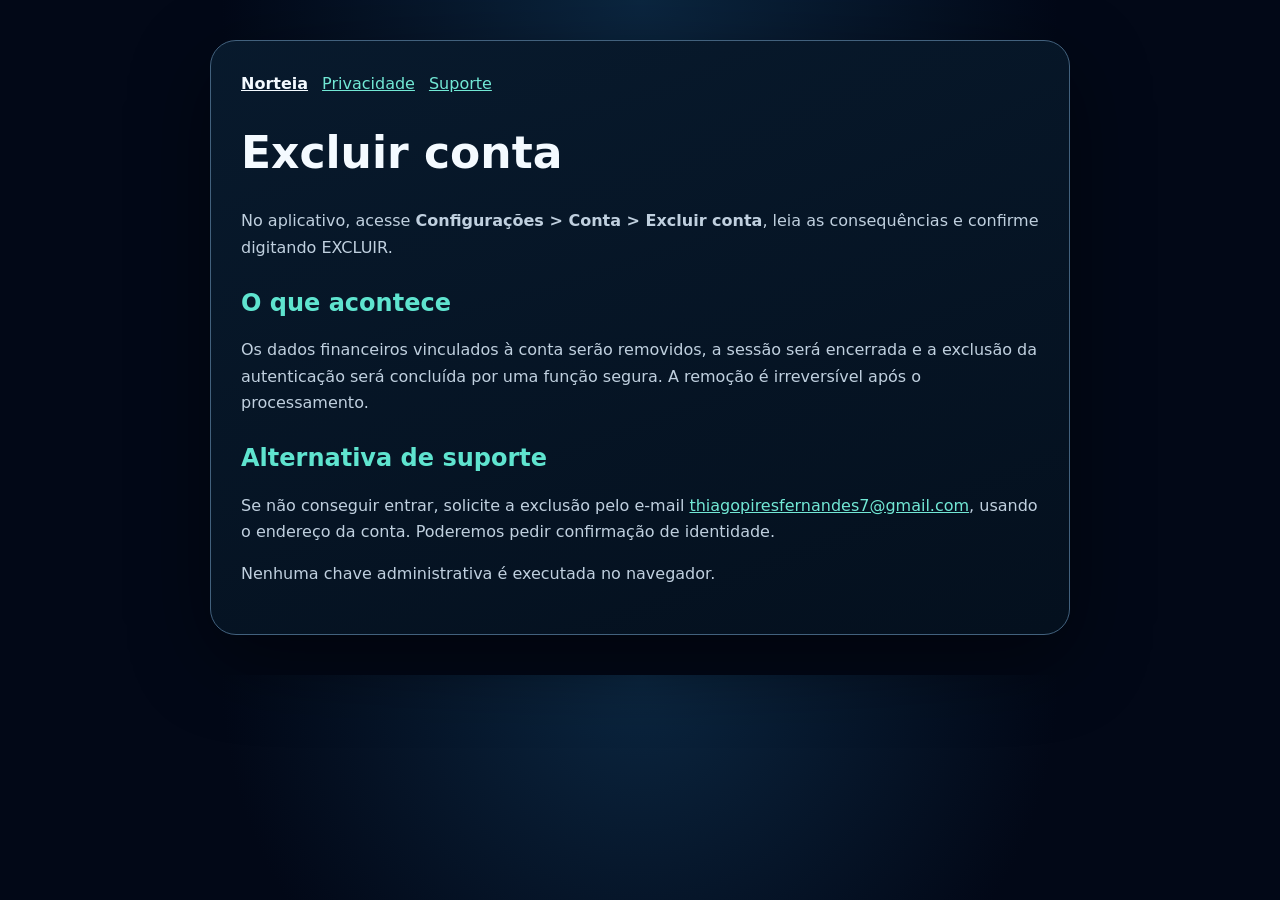
<file: delete-account.html>
<!doctype html><html lang="pt-BR"><head><meta charset="utf-8"><meta name="viewport" content="width=device-width,initial-scale=1,viewport-fit=cover"><meta name="theme-color" content="#0B1D33"><title>Excluir conta — Norteia</title><link rel="stylesheet" href="legal.css"></head><body><main><nav><a class="brand" href="./">Norteia</a><a href="privacy-policy.html">Privacidade</a><a href="support.html">Suporte</a></nav><h1>Excluir conta</h1><p>No aplicativo, acesse <strong>Configurações &gt; Conta &gt; Excluir conta</strong>, leia as consequências e confirme digitando EXCLUIR.</p><h2>O que acontece</h2><p>Os dados financeiros vinculados à conta serão removidos, a sessão será encerrada e a exclusão da autenticação será concluída por uma função segura. A remoção é irreversível após o processamento.</p><h2>Alternativa de suporte</h2><p>Se não conseguir entrar, solicite a exclusão pelo e-mail <a href="mailto:thiagopiresfernandes7@gmail.com">thiagopiresfernandes7@gmail.com</a>, usando o endereço da conta. Poderemos pedir confirmação de identidade.</p><p>Nenhuma chave administrativa é executada no navegador.</p></main></body></html>
</file>
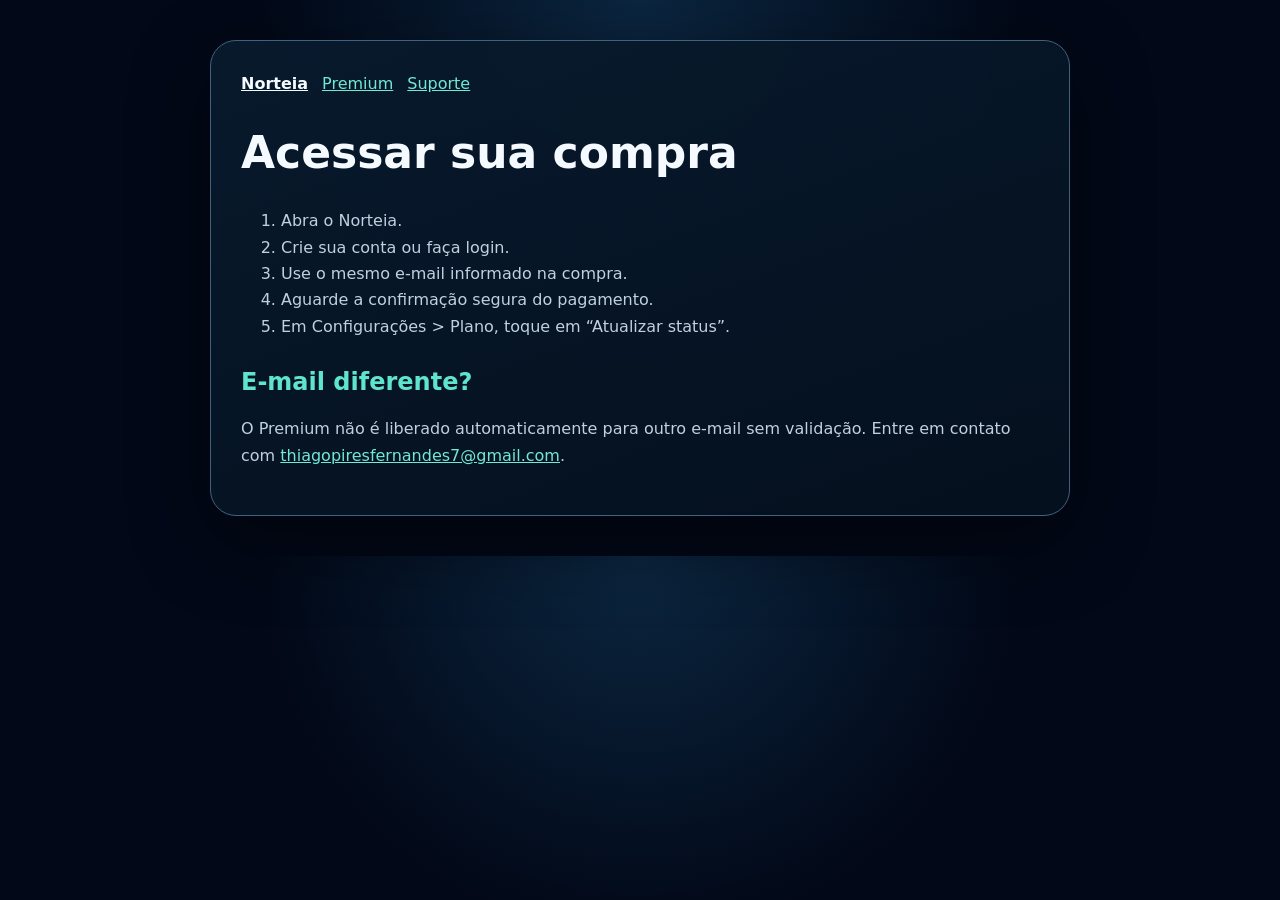
<file: hotmart-access.html>
<!doctype html><html lang="pt-BR"><head><meta charset="utf-8"><meta name="viewport" content="width=device-width,initial-scale=1,viewport-fit=cover"><meta name="theme-color" content="#0B1D33"><title>Acesso Hotmart — Norteia</title><link rel="stylesheet" href="legal.css"></head><body><main><nav><a class="brand" href="./">Norteia</a><a href="premium.html">Premium</a><a href="support.html">Suporte</a></nav><h1>Acessar sua compra</h1><ol><li>Abra o Norteia.</li><li>Crie sua conta ou faça login.</li><li>Use o mesmo e-mail informado na compra.</li><li>Aguarde a confirmação segura do pagamento.</li><li>Em Configurações &gt; Plano, toque em “Atualizar status”.</li></ol><h2>E-mail diferente?</h2><p>O Premium não é liberado automaticamente para outro e-mail sem validação. Entre em contato com <a href="mailto:thiagopiresfernandes7@gmail.com">thiagopiresfernandes7@gmail.com</a>.</p></main></body></html>
</file>
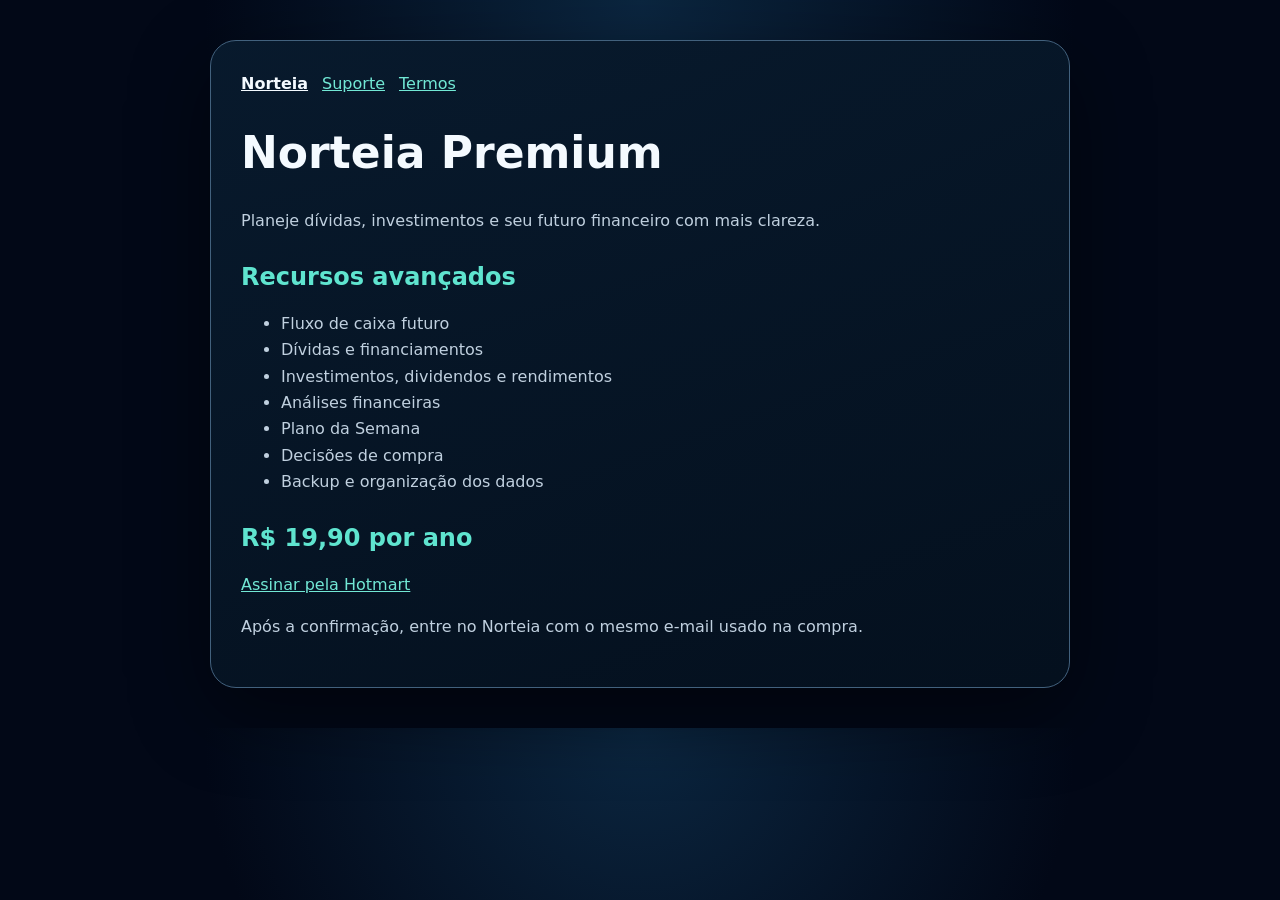
<file: premium.html>
<!doctype html><html lang="pt-BR"><head><meta charset="utf-8"><meta name="viewport" content="width=device-width,initial-scale=1,viewport-fit=cover"><meta name="theme-color" content="#0B1D33"><title>Norteia Premium</title><link rel="stylesheet" href="legal.css"></head><body><main><nav><a class="brand" href="./">Norteia</a><a href="support.html">Suporte</a><a href="terms.html">Termos</a></nav><h1>Norteia Premium</h1><p>Planeje dívidas, investimentos e seu futuro financeiro com mais clareza.</p><h2>Recursos avançados</h2><ul><li>Fluxo de caixa futuro</li><li>Dívidas e financiamentos</li><li>Investimentos, dividendos e rendimentos</li><li>Análises financeiras</li><li>Plano da Semana</li><li>Decisões de compra</li><li>Backup e organização dos dados</li></ul><h2>R$ 19,90 por ano</h2><p><a href="https://pay.hotmart.com/D106828019V">Assinar pela Hotmart</a></p><p>Após a confirmação, entre no Norteia com o mesmo e-mail usado na compra.</p></main></body></html>
</file>
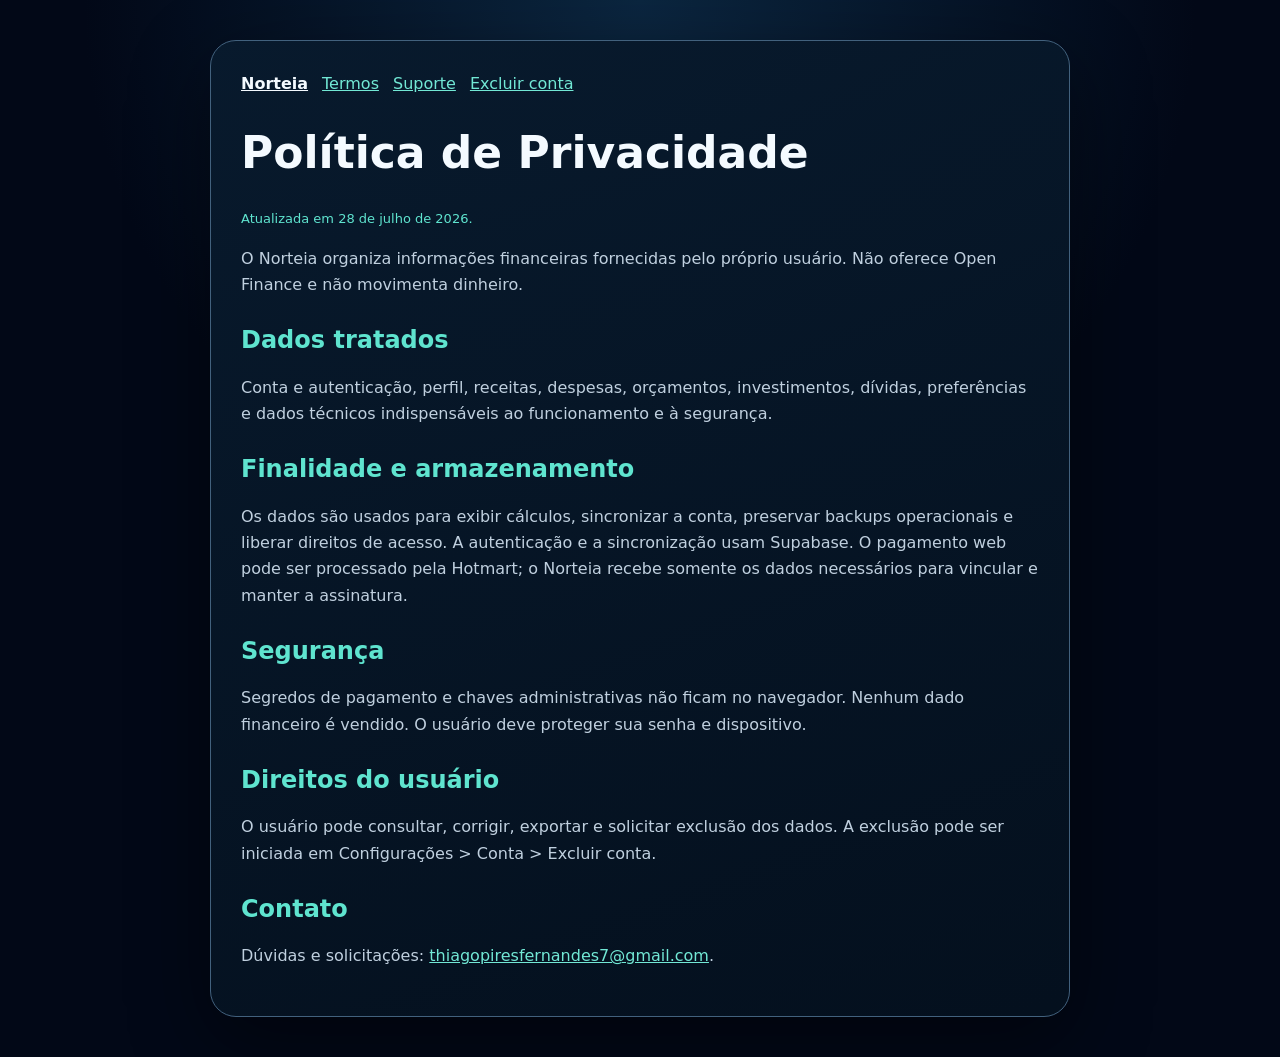
<file: privacy-policy.html>
<!doctype html><html lang="pt-BR"><head><meta charset="utf-8"><meta name="viewport" content="width=device-width,initial-scale=1,viewport-fit=cover"><meta name="theme-color" content="#0B1D33"><title>Política de Privacidade — Norteia</title><link rel="stylesheet" href="legal.css"></head><body><main><nav><a class="brand" href="./">Norteia</a><a href="terms.html">Termos</a><a href="support.html">Suporte</a><a href="delete-account.html">Excluir conta</a></nav><h1>Política de Privacidade</h1><p class="updated">Atualizada em 28 de julho de 2026.</p><p>O Norteia organiza informações financeiras fornecidas pelo próprio usuário. Não oferece Open Finance e não movimenta dinheiro.</p><h2>Dados tratados</h2><p>Conta e autenticação, perfil, receitas, despesas, orçamentos, investimentos, dívidas, preferências e dados técnicos indispensáveis ao funcionamento e à segurança.</p><h2>Finalidade e armazenamento</h2><p>Os dados são usados para exibir cálculos, sincronizar a conta, preservar backups operacionais e liberar direitos de acesso. A autenticação e a sincronização usam Supabase. O pagamento web pode ser processado pela Hotmart; o Norteia recebe somente os dados necessários para vincular e manter a assinatura.</p><h2>Segurança</h2><p>Segredos de pagamento e chaves administrativas não ficam no navegador. Nenhum dado financeiro é vendido. O usuário deve proteger sua senha e dispositivo.</p><h2>Direitos do usuário</h2><p>O usuário pode consultar, corrigir, exportar e solicitar exclusão dos dados. A exclusão pode ser iniciada em Configurações &gt; Conta &gt; Excluir conta.</p><h2>Contato</h2><p>Dúvidas e solicitações: <a href="mailto:thiagopiresfernandes7@gmail.com">thiagopiresfernandes7@gmail.com</a>.</p></main></body></html>
</file>
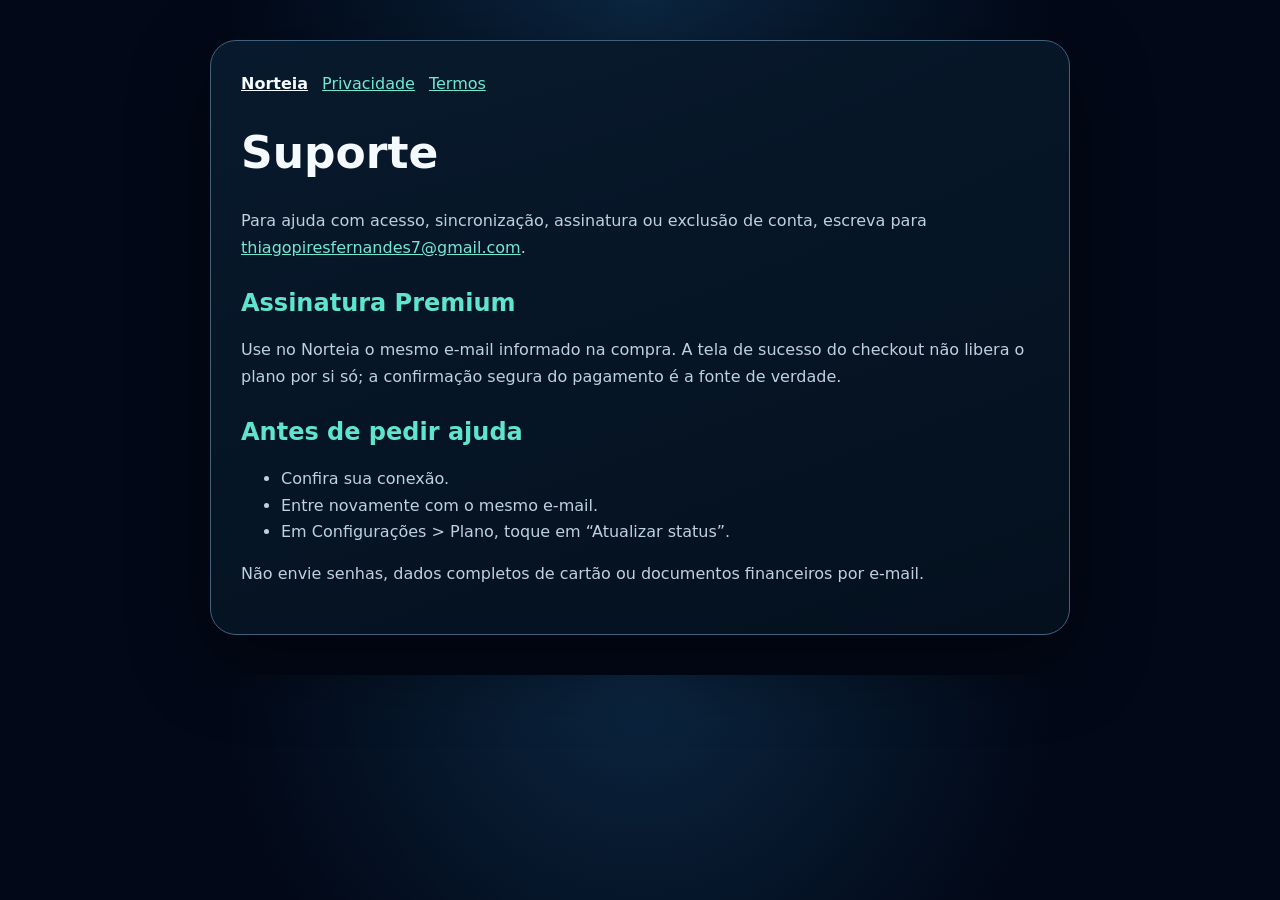
<file: support.html>
<!doctype html><html lang="pt-BR"><head><meta charset="utf-8"><meta name="viewport" content="width=device-width,initial-scale=1,viewport-fit=cover"><meta name="theme-color" content="#0B1D33"><title>Suporte — Norteia</title><link rel="stylesheet" href="legal.css"></head><body><main><nav><a class="brand" href="./">Norteia</a><a href="privacy-policy.html">Privacidade</a><a href="terms.html">Termos</a></nav><h1>Suporte</h1><p>Para ajuda com acesso, sincronização, assinatura ou exclusão de conta, escreva para <a href="mailto:thiagopiresfernandes7@gmail.com">thiagopiresfernandes7@gmail.com</a>.</p><h2>Assinatura Premium</h2><p>Use no Norteia o mesmo e-mail informado na compra. A tela de sucesso do checkout não libera o plano por si só; a confirmação segura do pagamento é a fonte de verdade.</p><h2>Antes de pedir ajuda</h2><ul><li>Confira sua conexão.</li><li>Entre novamente com o mesmo e-mail.</li><li>Em Configurações &gt; Plano, toque em “Atualizar status”.</li></ul><p>Não envie senhas, dados completos de cartão ou documentos financeiros por e-mail.</p></main></body></html>
</file>
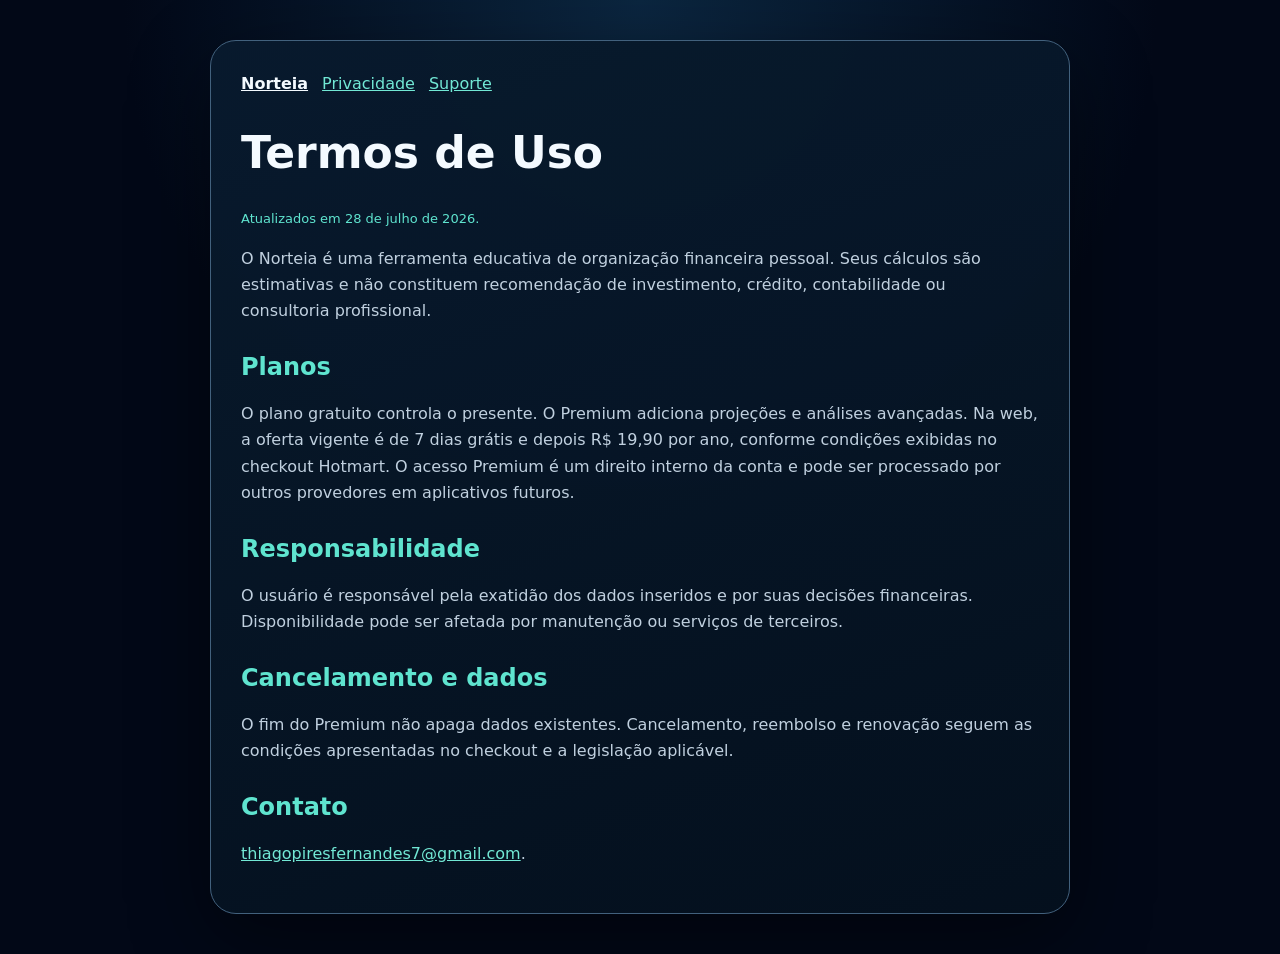
<file: terms.html>
<!doctype html><html lang="pt-BR"><head><meta charset="utf-8"><meta name="viewport" content="width=device-width,initial-scale=1,viewport-fit=cover"><meta name="theme-color" content="#0B1D33"><title>Termos de Uso — Norteia</title><link rel="stylesheet" href="legal.css"></head><body><main><nav><a class="brand" href="./">Norteia</a><a href="privacy-policy.html">Privacidade</a><a href="support.html">Suporte</a></nav><h1>Termos de Uso</h1><p class="updated">Atualizados em 28 de julho de 2026.</p><p>O Norteia é uma ferramenta educativa de organização financeira pessoal. Seus cálculos são estimativas e não constituem recomendação de investimento, crédito, contabilidade ou consultoria profissional.</p><h2>Planos</h2><p>O plano gratuito controla o presente. O Premium adiciona projeções e análises avançadas. Na web, a oferta vigente é de 7 dias grátis e depois R$ 19,90 por ano, conforme condições exibidas no checkout Hotmart. O acesso Premium é um direito interno da conta e pode ser processado por outros provedores em aplicativos futuros.</p><h2>Responsabilidade</h2><p>O usuário é responsável pela exatidão dos dados inseridos e por suas decisões financeiras. Disponibilidade pode ser afetada por manutenção ou serviços de terceiros.</p><h2>Cancelamento e dados</h2><p>O fim do Premium não apaga dados existentes. Cancelamento, reembolso e renovação seguem as condições apresentadas no checkout e a legislação aplicável.</p><h2>Contato</h2><p><a href="mailto:thiagopiresfernandes7@gmail.com">thiagopiresfernandes7@gmail.com</a>.</p></main></body></html>
</file>
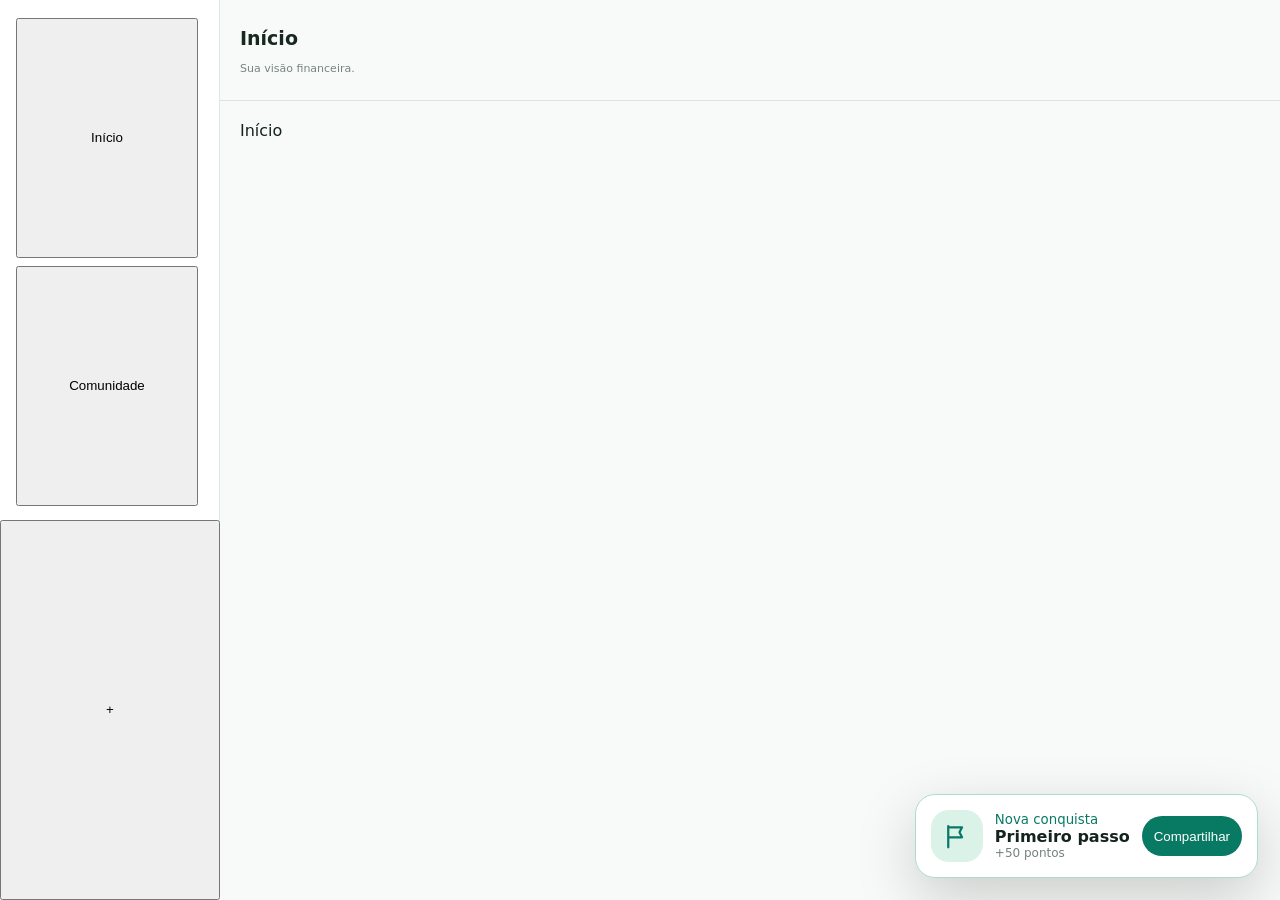
<file: tests/community-mobile-harness.html>
<!doctype html>
<html lang="pt-BR" data-theme="light">
<head>
<meta charset="utf-8">
<meta name="viewport" content="width=device-width,initial-scale=1,viewport-fit=cover">
<title>Teste Comunidade Norteia</title>
<link rel="stylesheet" href="../community.css">
<link rel="stylesheet" href="../norteia-v2.css">
<style>
body{margin:0;background:#f7faf8;color:#14231d;font-family:Inter,system-ui,sans-serif}.hidden{display:none!important}
.app{display:grid;grid-template-columns:220px 1fr;min-height:100vh}.sidebar{padding:16px}.desktop-nav{display:grid;gap:8px}.main{min-width:0}.top{display:flex;align-items:center;padding:12px 20px}.content{padding:20px}.section{display:none}.section.active{display:block}.mobile-nav{display:none}.btn{min-height:40px}
@media(max-width:820px){.app{display:block}.desktop-nav{display:none}.content{padding:0 12px 90px}.top{display:none}.mobile-nav{display:grid;position:fixed;z-index:80;left:8px;right:8px;bottom:8px;grid-template-columns:repeat(5,1fr);padding:6px;background:#fff;border:1px solid #dce6e1;border-radius:18px}.mobile-nav button{height:48px;border:0;background:transparent}.sidebar{padding:0}}
</style>
<script>
(function(){
 const user={id:'11111111-1111-4111-8111-111111111111',email:'ana@norteia.local',user_metadata:{full_name:'Ana Silva'}};
 const profile={user_id:user.id,display_name:'Ana Silva',username:'ana.silva',avatar_url:'',bio:'Organizando minha vida financeira.',status:'active',is_admin:false,specialist_verified:false,created_at:'2026-07-20T12:00:00Z'};
 const posts=[{id:'post-1',author_id:user.id,category_slug:'Organização financeira',text:'Comecei a organizar meus gastos por categoria e já consigo enxergar melhor o mês.',image_url:'data:image/svg+xml;charset=utf-8,'+encodeURIComponent('<svg xmlns="http://www.w3.org/2000/svg" width="800" height="1400"><defs><linearGradient id="g" x2="0" y2="1"><stop stop-color="#38c5a2"/><stop offset="1" stop-color="#0c3b30"/></linearGradient></defs><rect width="800" height="1400" fill="url(#g)"/><circle cx="400" cy="520" r="220" fill="#fff" opacity=".14"/><text x="400" y="700" text-anchor="middle" font-family="sans-serif" font-size="68" fill="white">Minha jornada</text></svg>'),created_at:new Date(Date.now()-7200000).toISOString(),like_count:4,comment_count:2,save_count:1,repost_count:0,community_profiles:profile}];
 function result(table,method){
  if(table==='community_profiles')return method==='list'?{data:[profile],error:null}:{data:profile,error:null};
  if(table==='community_categories')return{data:['Aprendi','Dúvida','Organização financeira','Dívidas','Renda fixa','Ações','Fundos imobiliários','ETFs','Criptomoedas','Economia','Imposto de renda','Meta','Conquista','Opinião','Notícia'].map((label,i)=>({label,sort_order:i})),error:null};
  if(table==='community_posts')return method==='single'?{data:posts[0],error:null}:{data:posts,error:null,count:1};
  if(table==='community_user_interests')return{data:[{interest_slug:'organizar-minhas-financas'}],error:null};
  if(table==='community_post_likes'||table==='community_saved_posts'||table==='community_follows'||table==='community_notifications')return{data:[],error:null,count:0};
  return{data:[],error:null,count:0};
 }
 function query(table){let method='list';const q={};['select','eq','is','order','limit','lt','in','or','ilike','match','not','update','insert','upsert','delete'].forEach(k=>q[k]=function(){if(k==='insert')method='single';return q});q.single=async()=>result(table,'single');q.maybeSingle=async()=>result(table,'single');q.then=(ok,fail)=>Promise.resolve(result(table,method)).then(ok,fail);return q}
 window.cockpitUser=user;window.cockpitSupabase={from:query,rpc:async(name)=>({data:name==='community_delete_own_post',error:null}),channel:()=>({on(){return this},subscribe(){return this}}),removeChannel(){},storage:{from:()=>({upload:async()=>({data:null,error:null}),getPublicUrl:()=>({data:{publicUrl:''}}),remove:async()=>({error:null})})}};
 window.state={transactions:[{id:'tx-1',date:new Date().toISOString().slice(0,10),reviewedAt:'',type:'expense'}],budgets:[{id:'budget-1',value:500}],investments:[{id:'inv-1',type:'Renda fixa'}],debts:[],debtAmortizations:[],dailyReviews:[],gamification:{unlocked:{},shared:{}}};
 window.calculateControlStreak=()=>1;window.toast=()=>{};
})();
</script>
</head>
<body class="app-mode">
<div class="app" id="appView">
 <aside class="sidebar" id="nav">
  <div class="desktop-nav"><button class="active" data-view="dashboard">Início</button></div>
  <div class="mobile-nav"><button data-view="dashboard">Início</button><button data-view="register">Movimentações</button><button data-view="analysis">Análise</button><button data-view="wallet">Patrimônio</button><button data-view="more">Mais</button></div>
 </aside>
 <main class="main"><header class="top"><div class="title"><h1 id="pageTitle">Início</h1><p id="monthHint">Sua visão financeira.</p></div></header><div class="content"><section class="section active" id="dashboard">Início</section></div></main>
 <button id="globalAddBtn" aria-label="Adicionar">+</button>
</div>
<script>
document.getElementById('nav').addEventListener('click',function(event){const button=event.target.closest('[data-view]');if(!button)return;document.querySelectorAll('.section').forEach(x=>x.classList.remove('active'));const section=document.getElementById(button.dataset.view);if(section)section.classList.add('active')});
window.setView=function(view){document.querySelectorAll('.section').forEach(x=>x.classList.toggle('active',x.id===view))};
window.render=function(){};
</script>
<script src="../community.js"></script>
<script src="../community-mobile.js"></script>
<link rel="stylesheet" href="../gamification.css">
<script src="../gamification.js"></script>
</body>
</html>
</file>
<file: legal.css>
:root{color-scheme:dark;--bg:#020817;--card:#081a2d;--line:#42617d;--text:#f4faff;--muted:#c0d0df;--cyan:#5fe4cf;--teal:#72e8d5}
*{box-sizing:border-box}
body{margin:0;background:radial-gradient(circle at top,#0b2640,var(--bg) 45%);color:var(--text);font:16px/1.65 Inter,system-ui,sans-serif}
main{width:min(860px,calc(100% - 32px));margin:40px auto;padding:30px;border:1px solid var(--line);border-radius:26px;background:linear-gradient(160deg,rgba(8,26,45,.98),rgba(4,16,30,.98));box-shadow:0 25px 80px rgba(0,0,0,.45)}
h1,h2{line-height:1.18}h1{font-size:clamp(28px,6vw,44px)}h2{margin-top:28px;color:var(--cyan)}
p,li{color:var(--muted)}a{color:var(--teal)}
a:focus-visible{outline:3px solid var(--teal);outline-offset:3px;border-radius:3px}
nav{display:flex;gap:14px;flex-wrap:wrap;margin-bottom:24px}.brand{font-weight:900;color:var(--text)}.updated{font-size:13px;color:var(--cyan)}
@media(max-width:600px){main{margin:0;width:100%;min-height:100vh;border:0;border-radius:0;padding:22px}}
</file>
<file: community.css>
.community-shell{max-width:760px;margin:0 auto}.community-tabs{display:flex;gap:6px;overflow:auto;padding:4px 0 14px}.community-tabs button{white-space:nowrap}.community-composer{display:grid;gap:10px;margin-bottom:12px}.community-composer textarea{min-height:100px}.community-post{padding:16px 0;border-bottom:1px solid var(--line)}.community-author{display:flex;gap:10px;align-items:center}.community-avatar{width:42px;height:42px;border-radius:50%;object-fit:cover;background:#17375f;display:grid;place-items:center;font-weight:900}.community-meta{min-width:0;flex:1}.community-meta small,.community-post small{color:var(--muted)}.community-body{font-size:15px;line-height:1.55;white-space:pre-wrap;overflow-wrap:anywhere;margin:10px 0}.community-image{width:100%;max-height:520px;object-fit:cover;border-radius:12px;border:1px solid var(--line)}.community-actions{display:flex;gap:4px;flex-wrap:wrap;margin-top:10px}.community-actions button{background:none;border:0;color:#b8c7db;padding:8px;cursor:pointer;border-radius:8px}.community-actions button:hover,.community-actions button.active{background:#102949;color:#fff}.community-search{display:flex;gap:8px;margin-bottom:12px}.community-search input{flex:1}.community-dialog{border:1px solid var(--line);border-radius:14px;background:#0b1728;color:#fff;width:min(560px,calc(100vw - 24px));padding:20px}.community-dialog::backdrop{background:rgba(0,0,0,.7)}.community-comment{padding:10px 0 10px 14px;border-left:2px solid #315f8e}.community-disclaimer{font-size:12px;color:var(--muted);margin:18px 0}.community-badge{display:inline-flex;padding:3px 8px;border-radius:99px;background:#0b3155;color:#cfe7ff;font-size:11px}.community-fab{position:fixed;right:20px;bottom:94px;z-index:30;border-radius:50%!important;width:54px;height:54px;font-size:25px}.community-empty{text-align:center;padding:42px 18px;color:var(--muted)}.community-skeleton{height:140px;border-radius:10px;background:linear-gradient(90deg,#0b1728,#17375f,#0b1728);background-size:200%;animation:community-pulse 1.4s infinite}@keyframes community-pulse{to{background-position:-200% 0}}
.community-tools{margin-bottom:12px}.community-name,.linklike{border:0;background:none;color:inherit;padding:0;cursor:pointer}.linklike{color:#66bfff}.community-choices{display:grid;gap:10px;margin:14px 0;max-height:44vh;overflow:auto}.community-choices label{padding:10px;border:1px solid var(--line);border-radius:9px}.community-dialog textarea,.community-dialog input,.community-dialog select{width:100%}.community-dialog h2{margin-top:0}.community-author button.community-avatar{border:0;color:#fff;cursor:pointer}
.community-load-more{display:block;margin:18px auto}.community-notification{width:100%;text-align:left;color:#fff;background:rgba(6,17,31,.55)}.community-notification.unread{border-left:4px solid var(--blue)}
.community-repost-label{font-size:12px;color:var(--green);font-weight:800;margin-bottom:8px}
body.community-mode .monthbar{display:none}
@media(min-width:921px){.community-fab{display:none}}
@media(max-width:920px){.mobile-nav button[data-view="community"]{display:flex!important;order:5}.community-shell{max-width:none}.community-post{padding:14px 2px}.community-fab{bottom:92px}.community-actions{justify-content:space-between}.community-actions button{min-height:42px}.community-composer>.split{display:grid;grid-template-columns:1fr}.community-composer>.split>*{width:100%;min-height:44px}.community-search input{min-width:0}}

/* Comunidade mobile-first: camada visual sobre a implementação existente. */
.community-legacy-shell{position:absolute!important;width:1px!important;height:1px!important;overflow:hidden!important;clip:rect(0 0 0 0)!important;clip-path:inset(50%)!important;white-space:nowrap!important}
.community-legacy-shell #communityFeed{position:static!important;width:auto!important;height:auto!important;overflow:visible!important;clip:auto!important;clip-path:none!important;white-space:normal!important}
.community-mobile-layer{--community-bg:#f7faf8;--community-surface:#fff;--community-elevated:#fff;--community-text:#14231d;--community-secondary:#51665c;--community-muted:#7b9086;--community-border:#dce6e1;--community-primary:#087a64;--community-primary-hover:#066652;--community-primary-fg:#fff;--community-disabled-bg:#e7eeeb;--community-disabled-fg:#91a29a;--community-danger:#c8464f;--community-success:#087a64;--community-nav:#fff;--community-input:#f1f6f3;--community-chip:#e8f4ef;max-width:680px;margin:0 auto;background:var(--community-bg);color:var(--community-text);font-weight:400}
html[data-theme="dark"] .community-mobile-layer{--community-bg:#08110e;--community-surface:#0d1814;--community-elevated:#12211b;--community-text:#f0f7f4;--community-secondary:#b4c5bd;--community-muted:#8fa49a;--community-border:#293d34;--community-primary:#2fc6a3;--community-primary-hover:#43d3b1;--community-primary-fg:#06110d;--community-disabled-bg:#1c2a24;--community-disabled-fg:#71867c;--community-danger:#ff8a91;--community-success:#55d5b3;--community-nav:#0b1712;--community-input:#111f19;--community-chip:#17342a}
body.community-mode .content{padding-top:0}
.community-mobile-header{display:flex;align-items:center;justify-content:space-between;min-height:58px;padding:8px 4px;border-bottom:1px solid var(--community-border);background:var(--community-bg)}
.community-mobile-header h1{font-size:23px;line-height:1.2;margin:0;font-weight:750;letter-spacing:-.03em;color:var(--community-text)}
.community-mobile-header>div{display:flex;align-items:center;gap:4px}
.community-mobile-header button,.community-icon-btn{display:grid;place-items:center;width:44px;height:44px;padding:0;border:0;border-radius:50%;color:var(--community-text);background:transparent}
.community-mobile-header button:hover{background:var(--community-chip)}
.community-icon{width:21px;height:21px;fill:none;stroke:currentColor;stroke-width:1.8;stroke-linecap:round;stroke-linejoin:round;pointer-events:none}
.community-mini-avatar,.community-avatar{width:38px!important;height:38px!important;min-width:38px;border-radius:50%;display:grid;place-items:center;overflow:hidden;background:linear-gradient(135deg,#0d8c73,#18342a);color:#fff;font-weight:650}
.community-mini-avatar img,.community-avatar img{width:100%;height:100%;object-fit:cover}
.community-primary-tabs{display:grid;grid-template-columns:repeat(3,minmax(0,1fr));border-bottom:1px solid var(--community-border)}
.community-primary-tabs button{height:46px;border:0;border-bottom:2px solid transparent;background:transparent;color:var(--community-secondary);font-weight:500}
.community-primary-tabs button.active{border-color:var(--community-primary);color:var(--community-text);font-weight:650}
.community-compact-composer{width:100%;min-height:70px;display:grid;grid-template-columns:38px minmax(0,1fr) auto;align-items:center;gap:12px;padding:14px 4px;border:0;border-bottom:1px solid var(--community-border);background:transparent;text-align:left;color:var(--community-secondary)}
.community-compact-composer>b{font-size:13px;font-weight:650;color:var(--community-primary);padding:8px 12px;border:1px solid var(--community-border);border-radius:999px}
.community-mobile-layer #communityFeed{width:100%;min-width:0}
.community-mobile-layer .community-post{display:grid;grid-template-columns:46px minmax(0,1fr);column-gap:10px;width:100%;padding:16px 4px;margin:0!important;border:0;border-bottom:1px solid var(--community-border);border-radius:0;background:transparent!important;box-shadow:none!important;color:var(--community-text)}
.community-mobile-layer .community-post>.community-repost-label,.community-mobile-layer .community-post>.empty{grid-column:1/-1}
.community-mobile-layer .community-author{display:contents}
.community-mobile-layer .community-author>.community-avatar{grid-column:1;grid-row:1/6;width:42px!important;height:42px!important}
.community-mobile-layer .community-meta{grid-column:2;grid-row:1;line-height:1.25}
.community-mobile-layer .community-name{font-size:14px;font-weight:650;color:var(--community-text)}
.community-mobile-layer .community-meta small{font-size:12px;font-weight:400;color:var(--community-muted)}
.community-mobile-layer .community-badge{display:inline-flex;margin-top:7px;padding:3px 8px;border:0;border-radius:999px;background:var(--community-chip);color:var(--community-primary);font-size:11px;font-weight:500}
.community-mobile-layer .community-author>.btn{grid-column:2;grid-row:1;width:44px;height:44px;min-height:44px;margin:-8px 0 0 auto;padding:0;border:0;background:transparent;color:var(--community-secondary);box-shadow:none}
.community-mobile-layer .community-body{grid-column:2;grid-row:2;font-size:15px;line-height:1.5;font-weight:400;color:var(--community-text);margin:8px 0 10px}
.community-mobile-layer .community-image{grid-column:2;grid-row:3;width:100%;max-height:min(62vh,520px);object-fit:cover;border-radius:10px;border:1px solid var(--community-border);cursor:zoom-in}
.community-mobile-layer .community-actions{grid-column:2;grid-row:4;display:flex;align-items:center;gap:2px;margin:7px 0 -7px;padding:0;border:0}
.community-mobile-layer .community-actions button{display:inline-flex;align-items:center;justify-content:center;gap:5px;min-width:44px;min-height:44px;padding:0 8px;border:0;background:transparent;color:var(--community-secondary);font-size:12px;font-weight:400}
.community-mobile-layer .community-actions button:hover,.community-mobile-layer .community-actions button.active{background:var(--community-chip);color:var(--community-primary)}
.community-mobile-layer .community-actions .community-save-action{margin-left:auto}
.community-mobile-layer .community-actions .community-delete-action{color:var(--community-danger)}
.community-mobile-layer .community-actions .community-delete-action:hover{background:color-mix(in srgb,var(--community-danger) 12%,transparent);color:var(--community-danger)}
.community-mobile-layer .community-actions button:disabled{cursor:wait;opacity:.55}
.community-action-label{display:none;font-size:12px;font-weight:550}
.community-mobile-layer .community-post.community-shared-post{background:var(--community-chip)!important;transition:background .35s ease}
.community-mobile-layer .community-comments{grid-column:2;grid-row:5}
.community-mobile-disclaimer{padding:22px 4px 120px;color:var(--community-muted);font-size:11px;text-align:center}
.community-skeleton{height:120px;border-radius:0;background:linear-gradient(90deg,var(--community-input),var(--community-chip),var(--community-input));background-size:200%;animation:community-pulse 1.4s infinite}
.community-skeleton.small{height:80px;border-radius:12px}
.community-full-screen{position:fixed;inset:0;z-index:120;display:flex;flex-direction:column;background:var(--community-surface,#fff);color:var(--community-text,#14231d);padding-top:env(safe-area-inset-top,0);padding-bottom:env(safe-area-inset-bottom,0)}
html[data-theme="dark"] .community-full-screen,html[data-theme="dark"] .community-bottom-sheet{--community-surface:#0d1814;--community-text:#f0f7f4;--community-secondary:#b4c5bd;--community-muted:#8fa49a;--community-border:#293d34;--community-primary:#2fc6a3;--community-primary-fg:#06110d;--community-disabled-bg:#1c2a24;--community-disabled-fg:#71867c;--community-input:#111f19;--community-chip:#17342a}
.community-full-screen>header{min-height:58px;display:grid;grid-template-columns:1fr auto 1fr;align-items:center;padding:0 14px;border-bottom:1px solid var(--community-border);background:var(--community-surface)}
.community-full-screen>header h2{margin:0;font-size:16px;font-weight:650;color:var(--community-text)}
.community-full-screen>header button{justify-self:start;min-height:44px;padding:0;border:0;background:transparent;color:var(--community-secondary);font-weight:500}
.community-full-screen>header button:last-child{justify-self:end;color:var(--community-primary);font-weight:650}
.community-full-screen>header button:disabled{color:var(--community-disabled-fg)}
.community-full-screen>main{flex:1;min-height:0;overflow-y:auto;overscroll-behavior:contain;padding:18px max(16px,env(safe-area-inset-left)) calc(24px + env(safe-area-inset-bottom))}
.community-compose-author{display:flex;align-items:center;gap:10px}
.community-compose-author b{display:block;font-size:14px;font-weight:650}.community-compose-author small{display:block;color:var(--community-muted);font-size:12px;font-weight:400}
#communityMobileText{width:100%;min-height:clamp(170px,36vh,360px);padding:18px 0 8px;border:0;resize:none;background:transparent;color:var(--community-text);font:400 18px/1.5 inherit}
#communityMobileText::placeholder{color:var(--community-muted)}
.community-character-count{text-align:right;color:var(--community-muted);font-size:12px}
.community-compose-tools{display:flex;align-items:center;gap:8px;padding:12px 0;border-top:1px solid var(--community-border);border-bottom:1px solid var(--community-border)}
.community-compose-tools button{min-height:44px;display:flex;align-items:center;gap:8px;padding:0 12px;border:1px solid var(--community-border);border-radius:999px;background:var(--community-chip);color:var(--community-text);font-weight:500}
.community-compose-tools button:last-child{margin-left:auto}
.community-compose-preview{position:relative;margin:12px 0}.community-compose-preview img{display:block;width:100%;max-height:40vh;object-fit:cover;border-radius:12px}.community-compose-preview>div{position:absolute;top:8px;right:8px;display:flex;gap:6px}.community-compose-preview button{min-height:36px;border:0;border-radius:999px;padding:0 12px;background:rgba(0,0,0,.72);color:#fff}
.community-financial-warning{font-size:12px;line-height:1.5;color:var(--community-muted);margin:16px 0 6px}.community-rules-link{min-height:44px;border:0;background:transparent;color:var(--community-primary);padding:0;font-weight:500}
.community-bottom-sheet{position:fixed;inset:0;z-index:130;color:var(--community-text);padding-bottom:env(safe-area-inset-bottom,0)}
.community-sheet-backdrop{position:absolute;inset:0;border:0;background:rgba(0,0,0,.44)}
.community-sheet-panel{position:absolute;left:0;right:0;bottom:0;max-height:min(76vh,620px);display:flex;flex-direction:column;padding:8px 16px calc(16px + env(safe-area-inset-bottom));border-radius:22px 22px 0 0;background:var(--community-surface);box-shadow:0 -12px 50px rgba(0,0,0,.18)}
.community-sheet-handle{width:42px;height:4px;margin:0 auto 10px;border-radius:99px;background:var(--community-border)}
.community-sheet-panel header{display:flex;align-items:center;justify-content:space-between;min-height:50px}.community-sheet-panel h2{font-size:18px;margin:0;font-weight:650}.community-sheet-panel header button{width:44px;height:44px;border:0;border-radius:50%;background:var(--community-input);color:var(--community-text)}
#communityMobileCategoryOptions{overflow-y:auto;overscroll-behavior:contain;padding:4px 0}
#communityMobileCategoryOptions button{width:100%;min-height:52px;display:flex;align-items:center;gap:12px;padding:0 8px;border:0;border-bottom:1px solid var(--community-border);background:transparent;color:var(--community-text);text-align:left;font-weight:400}
#communityMobileCategoryOptions button span{width:10px;height:10px;border-radius:50%;background:var(--community-primary)}
.community-search-field{min-height:48px;display:flex;align-items:center;gap:9px;padding:0 13px;border:1px solid var(--community-border);border-radius:14px;background:var(--community-input)}
.community-search-field input{flex:1;min-width:0;border:0;background:transparent;color:var(--community-text);font:400 16px inherit}
.community-search-kinds{display:flex;gap:8px;overflow-x:auto;padding:14px 0}.community-search-kinds button{min-height:36px;padding:0 13px;border:1px solid var(--community-border);border-radius:999px;background:transparent;color:var(--community-secondary)}.community-search-kinds button.active{background:var(--community-chip);color:var(--community-primary)}
#communityMobileSearchState{padding:28px 8px;color:var(--community-muted);text-align:center}
.community-mobile-toast{position:fixed;left:50%;bottom:calc(86px + env(safe-area-inset-bottom));z-index:160;max-width:calc(100vw - 32px);transform:translate(-50%,20px);padding:11px 16px;border-radius:999px;background:#173229;color:#fff;box-shadow:0 8px 30px rgba(0,0,0,.2);opacity:0;pointer-events:none;transition:.2s ease}.community-mobile-toast.show{transform:translate(-50%,0);opacity:1}.community-mobile-toast[data-type="error"]{background:#8f2f36}
.community-image-viewer{position:fixed;inset:0;z-index:150;display:grid;place-items:center;background:rgba(0,0,0,.94);padding:env(safe-area-inset-top) 0 env(safe-area-inset-bottom)}.community-image-viewer img{display:block;max-width:100%;max-height:100%;object-fit:contain}.community-image-viewer>button{position:absolute;top:calc(10px + env(safe-area-inset-top));right:12px;width:44px;height:44px;border:0;border-radius:50%;background:rgba(255,255,255,.14);color:#fff}
.community-username-status{display:block;min-height:20px;margin-top:5px;color:var(--muted)}.community-username-status[data-state="success"]{color:#087a64}.community-username-status[data-state="error"]{color:#c8464f}
.visually-hidden{position:absolute!important;width:1px!important;height:1px!important;padding:0!important;margin:-1px!important;overflow:hidden!important;clip:rect(0,0,0,0)!important;white-space:nowrap!important;border:0!important}
body.community-overlay-open{overflow:hidden}
body.community-mode .top .title p{display:none}
body.community-mode .mobile-nav{padding-bottom:max(4px,env(safe-area-inset-bottom));box-shadow:0 2px 12px rgba(0,0,0,.12)}
body.community-mode .content{padding-bottom:calc(84px + env(safe-area-inset-bottom))}

@media(max-width:820px){
 body.community-mode .top{display:none}
 body.community-mode .content{padding:0 12px calc(78px + env(safe-area-inset-bottom))}
 .community-mobile-header{position:sticky;top:0;z-index:8;padding-top:max(8px,env(safe-area-inset-top));background:color-mix(in srgb,var(--community-bg) 94%,transparent);backdrop-filter:blur(16px)}
 .community-mobile-layer .community-post{padding-left:2px;padding-right:2px}
 .mobile-nav{min-height:62px!important;padding:5px 6px max(5px,env(safe-area-inset-bottom))!important;border-radius:18px!important}
 .mobile-nav button{height:48px!important;min-height:48px!important;font-size:9px!important}
 .mobile-nav .ico{width:21px!important;height:21px!important}
}
@media(max-width:360px){
 .community-compact-composer{grid-template-columns:34px minmax(0,1fr)}.community-compact-composer>b{display:none}
 .community-mobile-layer .community-post{grid-template-columns:40px minmax(0,1fr);column-gap:8px}
 .community-compose-tools{align-items:stretch;flex-direction:column}.community-compose-tools button,.community-compose-tools button:last-child{width:100%;margin:0;justify-content:center}
}
@media(min-width:821px){
 body.community-mode .content{background:transparent}
 .community-mobile-layer{max-width:840px;padding:16px 28px 40px;border:1px solid var(--community-border);border-radius:24px;background:var(--community-surface);box-shadow:0 16px 50px rgba(20,35,29,.06)}
 html[data-theme="dark"] .community-mobile-layer{box-shadow:0 18px 60px rgba(0,0,0,.24)}
 .community-mobile-header{padding:4px 0 12px;background:var(--community-surface)}
 .community-primary-tabs{margin:0 -28px;padding:0 28px}
 .community-compact-composer{padding:16px 0}
 .community-mobile-layer .community-post{padding:20px 0}
 .community-mobile-layer .community-actions{gap:5px}
 .community-mobile-layer .community-actions button{padding:0 11px;border-radius:12px}
 .community-mobile-layer .community-actions .community-delete-action,.community-mobile-layer .community-actions .community-share-action{border:1px solid var(--community-border)}
 .community-action-label{display:inline}
 .community-full-screen{inset:50%;width:min(680px,calc(100vw - 40px));height:min(780px,calc(100vh - 40px));transform:translate(-50%,-50%);border:1px solid var(--community-border);border-radius:18px;box-shadow:0 24px 80px rgba(0,0,0,.24);overflow:hidden}
 .community-bottom-sheet .community-sheet-panel{left:50%;right:auto;width:min(560px,calc(100vw - 40px));transform:translateX(-50%);border-radius:22px 22px 0 0}
}
@media(prefers-reduced-motion:reduce){.community-mobile-layer *,.community-full-screen,.community-mobile-toast{animation:none!important;transition:none!important;scroll-behavior:auto!important}}

/* Feed de atividades: hierarquia social inspirada em apps de jornada e progresso. */
.community-mobile-layer{--community-activity:#087a64;--community-activity-soft:#e5f5ef;max-width:1180px;background:transparent}
.community-mobile-layer,.community-mobile-layer *{box-sizing:border-box}
html[data-theme="dark"] .community-mobile-layer{--community-activity:#55d5b3;--community-activity-soft:#17342a}
.community-feed-heading span{display:block;margin-bottom:2px;color:var(--community-activity);font-size:10px;font-weight:800;letter-spacing:.13em;text-transform:uppercase}
.community-feed-heading h1{font-size:25px}
.community-strava-layout{display:grid;grid-template-columns:220px minmax(0,620px) 250px;align-items:start;justify-content:center;gap:20px;padding-top:20px}
.community-feed-column{min-width:0}
.community-profile-rail,.community-progress-rail section{overflow:hidden;border:1px solid var(--community-border);border-radius:6px;background:var(--community-surface);box-shadow:0 1px 2px rgba(20,35,29,.05)}
.community-profile-rail{text-align:center;padding-bottom:16px}
.community-profile-cover{width:100%;height:76px;margin:0 0 30px;border:0;background:linear-gradient(135deg,#183f35,#0b7965 56%,#8bd9c4);position:relative}
.community-profile-cover .community-avatar{position:absolute;left:50%;bottom:-26px;width:58px!important;height:58px!important;transform:translateX(-50%);border:3px solid var(--community-surface);box-shadow:0 2px 8px rgba(0,0,0,.16)}
.community-profile-rail h2{margin:0;padding:0 14px;color:var(--community-text);font-size:18px;line-height:1.2}
.community-profile-rail>p{margin:4px 0 14px;color:var(--community-muted);font-size:12px}
.community-rail-stats{display:grid;grid-template-columns:1fr 1fr;border-block:1px solid var(--community-border)}
.community-rail-stats button{display:grid;gap:2px;min-height:65px;padding:10px;border:0;background:transparent;color:var(--community-text)}
.community-rail-stats button+button{border-left:1px solid var(--community-border)}
.community-rail-stats b{font-size:18px}.community-rail-stats span{color:var(--community-muted);font-size:11px}
.community-rail-link{margin-top:14px;border:0;background:transparent;color:var(--community-activity);font-weight:750}
.community-progress-rail{display:grid;gap:14px}
.community-progress-rail section{padding:18px}
.community-rail-eyebrow{color:var(--community-muted);font-size:10px;font-weight:800;letter-spacing:.12em;text-transform:uppercase}
.community-progress-rail h2{margin:6px 0 14px;color:var(--community-text);font-size:17px}
.community-progress-rail p{color:var(--community-secondary);font-size:12px;line-height:1.45}
.community-progress-rail button{width:100%;min-height:44px;padding:10px 0;border:0;border-top:1px solid var(--community-border);background:transparent;color:var(--community-text);text-align:left;font-weight:650}
.community-week-ring{width:92px;height:92px;margin:6px auto 14px;display:grid;place-content:center;border-radius:50%;text-align:center;background:radial-gradient(circle,var(--community-surface) 59%,transparent 61%),conic-gradient(var(--community-activity) 0 28%,var(--community-disabled-bg) 28%)}
.community-week-ring b{font-size:25px;line-height:1}.community-week-ring span{color:var(--community-muted);font-size:10px;text-transform:uppercase}
.community-compact-composer{border:1px solid var(--community-border);border-radius:6px;background:var(--community-surface);padding:14px 16px;margin-bottom:12px;box-shadow:0 1px 2px rgba(20,35,29,.05)}
.community-compact-composer>span:nth-child(2){display:grid;gap:2px}.community-compact-composer strong{color:var(--community-text);font-size:14px}.community-compact-composer small{color:var(--community-muted);font-size:11px}
.community-compact-composer>b{border:0;border-radius:4px;background:var(--community-activity);color:#fff}
.community-mobile-layer .community-post{grid-template-columns:50px minmax(0,1fr);margin-bottom:12px!important;padding:18px 18px 12px;border:1px solid var(--community-border);border-radius:6px;background:var(--community-surface)!important;box-shadow:0 1px 2px rgba(20,35,29,.05)!important}
.community-mobile-layer .community-name{font-size:15px}.community-mobile-layer .community-body{font-size:16px;font-weight:520;margin-top:12px}
.community-mobile-layer .community-image{grid-column:1/-1;width:calc(100% + 36px);max-width:none;margin:4px -18px 0;border-width:1px 0;border-radius:0;max-height:620px}
.community-activity-summary{grid-column:1/-1;grid-row:4;display:grid;grid-template-columns:1.25fr 1fr .7fr;gap:8px;padding:15px 0 13px;border-bottom:1px solid var(--community-border)}
.community-activity-summary div{display:grid;gap:4px;min-width:0}.community-activity-summary span{color:var(--community-muted);font-size:9px;font-weight:750;letter-spacing:.08em}.community-activity-summary b{overflow:hidden;color:var(--community-text);font-size:14px;text-overflow:ellipsis;white-space:nowrap}
.community-mobile-layer .community-actions{grid-column:1/-1;grid-row:5;margin:0;padding-top:4px}
.community-mobile-layer .community-comments{grid-row:6}
.community-mobile-layer .community-actions button:first-child.active{color:var(--community-activity);background:var(--community-activity-soft)}
.community-mobile-layer .community-actions button:first-child:hover{color:var(--community-activity);background:var(--community-activity-soft)}
.community-mobile-layer .community-badge{background:var(--community-activity-soft);color:var(--community-activity)}

@media(max-width:1100px){.community-strava-layout{grid-template-columns:minmax(0,650px) 240px}.community-profile-rail{display:none}}
@media(max-width:820px){
 .community-strava-layout{display:block;padding-top:0}.community-progress-rail{display:none}
 .community-mobile-layer{max-width:none}.community-feed-heading span{display:none}.community-feed-heading h1{font-size:23px}
 .community-mobile-layer .community-post{grid-template-columns:44px minmax(0,1fr);margin:8px 0!important;padding:14px 12px 8px;border-radius:5px}
 .community-mobile-layer .community-image{width:calc(100% + 24px);max-height:min(62vh,520px);margin-inline:-12px;object-fit:cover}
 .community-compact-composer{margin:8px 0;padding:12px;border-radius:5px}
 .community-compact-composer small{display:none}.community-activity-summary{grid-template-columns:1.2fr 1fr .65fr}
 .community-activity-summary b{font-size:12px}.community-mobile-layer .community-actions{justify-content:flex-start}
 .community-mobile-layer .community-actions .community-save-action{margin-left:auto}
}
.community-compose-field{display:grid;gap:6px;margin-top:14px;color:var(--community-muted);font-size:13px;font-weight:600}
.community-compose-field input,.community-compose-field select{min-height:46px;padding:10px 12px;border:1px solid var(--community-border);border-radius:12px;background:var(--community-surface);color:var(--community-text);font:inherit}
.community-compose-field input:focus-visible,.community-compose-field select:focus-visible{outline:3px solid color-mix(in srgb,var(--community-primary) 28%,transparent);outline-offset:2px}
.community-notification-main{display:grid;flex:1;gap:3px;min-height:44px;padding:8px;border:0;background:transparent;color:inherit;text-align:left;cursor:pointer}
</file>
<file: norteia-v2.css>
/* Norteia 2.0 — sistema visual sereno, claro e orientado a decisões */
.today-heading{display:flex;align-items:flex-end;justify-content:space-between;gap:20px;margin:0 0 18px}.today-heading h1{margin:4px 0;font-size:clamp(30px,4vw,48px);letter-spacing:-.05em}.today-heading p{margin:0;color:var(--color-text-secondary,#52635b)}
.today-status{display:inline-flex;align-items:center;min-height:34px;padding:6px 12px;border-radius:999px;background:var(--color-primary-soft,#ddf2e9);color:var(--color-primary,#087a64);font-weight:700;text-transform:capitalize}
.today-decision{display:grid;grid-template-columns:minmax(0,1.55fr) minmax(230px,.75fr);gap:0;margin-bottom:24px;border:1px solid var(--color-border,#dce5e0);border-radius:24px;background:var(--color-surface,#fff);box-shadow:0 12px 32px rgba(20,32,28,.06);overflow:hidden}
.today-decision-main,.today-safe{padding:28px}.today-decision-main small,.today-safe small,.today-impact small{color:var(--color-text-secondary,#52635b);font-weight:700}.today-decision-main h2{max-width:760px;margin:8px 0;font-size:clamp(23px,3vw,34px);line-height:1.08;letter-spacing:-.035em}.today-decision-main p,.today-safe p,.today-formula p{color:var(--color-text-secondary,#52635b);line-height:1.55}.today-safe{display:flex;flex-direction:column;justify-content:center;background:var(--color-primary-soft,#ddf2e9);border-left:1px solid var(--color-border,#dce5e0)}.today-safe b{margin:8px 0;font-size:clamp(26px,3vw,40px);font-variant-numeric:tabular-nums;color:var(--color-primary,#087a64)}
.today-formula{grid-column:1/-1;padding:16px 28px 22px;border-top:1px solid var(--color-border,#dce5e0)}.today-formula summary{cursor:pointer;font-weight:700;color:var(--color-primary,#087a64)}.today-impact{display:grid;grid-template-columns:1fr 1fr;gap:16px;margin-top:14px}.today-impact>div{padding:14px;border-radius:14px;background:var(--color-surface-soft,#eef3f0)}.today-impact p{margin:5px 0 0}
@media(max-width:760px){.today-heading{align-items:flex-start;flex-direction:column;gap:10px}.today-decision{grid-template-columns:1fr;border-radius:18px}.today-decision-main,.today-safe{padding:20px}.today-safe{border-left:0;border-top:1px solid var(--color-border,#dce5e0)}.today-impact{grid-template-columns:1fr}.dashboard-kpis{display:none!important}}
.mobile-nav .mobile-primary-add{display:flex;flex-direction:column;align-items:center;justify-content:center;gap:2px;color:#fff;background:var(--color-primary,#087a64);border-radius:16px;transform:translateY(-8px);box-shadow:0 10px 24px rgba(8,122,100,.25)}.mobile-nav .mobile-primary-add span{font-size:26px;line-height:20px}.mobile-nav .mobile-primary-add small{font-size:9px;font-weight:700}
@media(max-width:820px){.mobile-nav{grid-template-columns:repeat(5,minmax(0,1fr))!important}.mobile-nav [hidden]{display:none!important}}
:root{
  --void:#f4f6f5;--navy:#ffffff;--navy-2:#f8faf9;--navy-3:#eef3f1;
  --panel:#ffffff;--panel-2:#f7faf8;--panel-3:#edf4f1;
  --glass:rgba(255,255,255,.92);--glass-2:rgba(255,255,255,.78);
  --line:#dfe7e3;--line-strong:#b9cec5;
  --text:#14231d;--soft:#52645c;--muted:#74837c;--dim:#93a099;
  --cyan:#087f6a;--cyan-2:#086a5a;--teal:#0f9f83;--green:#168566;
  --red:#c44b52;--amber:#b56b12;--gold:#9a641b;
  --shadow:0 1px 2px rgba(20,35,29,.05),0 10px 28px rgba(20,35,29,.055);
  --shadow-md:0 1px 2px rgba(20,35,29,.04),0 8px 24px rgba(20,35,29,.05);
  --r:20px;--r2:14px;color-scheme:light;
}

/* Ordem oficial da navegação principal mobile. Mantida no fim para vencer regras históricas. */
@media(max-width:820px){
  .mobile-nav button[data-view="dashboard"]{order:1!important}
  .mobile-nav button[data-view="register"]{order:2!important}
  .mobile-nav .mobile-primary-add{order:3!important}
  .mobile-nav button[data-view="plan"]{order:4!important}
  .mobile-nav button[data-view="community"]{order:5!important}
}

/* Prioridade primeiro; detalhes continuam disponíveis sob demanda. */
@media(min-width:921px){
  .app{grid-template-columns:252px minmax(0,1fr)}
  .sidebar{padding:20px 16px 18px;gap:15px;overflow-y:auto}
  .logo .mark{width:44px;height:44px;border-radius:14px}.logo .brand strong{font-size:25px}
  .nav-hub button{height:42px;border-radius:13px}.desktop-nav{gap:4px}.nav-label{margin-top:5px}
  .top{height:70px;padding:0 24px}.content{padding:22px 26px 36px;max-width:1240px}
}
#dashboard .today-heading{margin-bottom:12px}
#dashboard .today-heading h1{font-size:clamp(27px,3vw,40px);margin:2px 0}
#dashboard .today-decision{min-height:0;padding:22px;border-radius:22px;box-shadow:0 18px 55px rgba(11,113,92,.12)}
#dashboard .today-decision-main h2{font-size:clamp(22px,2.4vw,34px);max-width:720px}
#dashboard .dashboard-kpis{grid-template-columns:repeat(4,minmax(0,1fr));gap:12px;margin:12px 0}
#dashboard .dashboard-kpis .kpi{min-height:96px;padding:14px 16px}
#dashboard .dashboard-kpis .kpi b{font-size:clamp(19px,1.8vw,25px)}
#dashboard .dashboard-kpis .kpi:nth-child(n+5),#dashboard>.dashboard-grid-12{display:none}
#dashboard.dashboard-expanded .dashboard-kpis .kpi:nth-child(n+5),#dashboard.dashboard-expanded>.dashboard-grid-12{display:grid}
.dashboard-disclosure{display:flex;justify-content:center;margin:4px 0 0}.dashboard-disclosure .btn{background:transparent}
.more-card-featured{border-color:#80c8b5!important;background:linear-gradient(135deg,#e8f7f2,#fff)!important}
html[data-theme="dark"] .more-card-featured{background:linear-gradient(135deg,#15382e,#10201a)!important}
.mobile-money-compass{display:none}
.dashboard-command-rail{display:grid;grid-template-columns:repeat(6,minmax(0,1fr));gap:9px;margin:0 0 14px}
.dashboard-command-rail button{min-width:0;text-align:left;padding:12px;border:1px solid var(--line);border-radius:15px;background:linear-gradient(145deg,#fff,#f5f8f6);color:var(--text);box-shadow:0 8px 24px rgba(23,40,32,.06)}
.dashboard-command-rail button:first-child{background:linear-gradient(145deg,#0d876f,#096654);color:#fff;border-color:transparent}
.dashboard-command-rail b,.dashboard-command-rail small{display:block}.dashboard-command-rail b{font-size:12px}.dashboard-command-rail small{font-size:9px;margin-top:4px;color:inherit;opacity:.72}
#dashboard .dashboard-command-rail small,#dashboard .dashboard-grid-12 .panel-head p,#dashboard .today-heading .overline,#dashboard .today-decision-main>small{display:none}
html[data-theme="dark"] .dashboard-command-rail button{background:linear-gradient(145deg,#14261f,#10201a)}
html[data-theme="dark"] .dashboard-command-rail button:first-child{background:linear-gradient(145deg,#15977d,#0d6555)}
@media(min-width:921px){
  #dashboard .dashboard-kpis .kpi:nth-child(n+5){display:flex}
  #dashboard>.dashboard-grid-12{display:grid}
  #dashboard .dashboard-disclosure{display:none}
  #dashboard .today-decision{grid-template-columns:minmax(0,1.6fr) minmax(260px,.7fr)}
}
@media(max-width:920px){
  #globalAddBtn{display:none!important}
  body:has(#dashboard.active) .top .title{display:none!important}
  body:has(#dashboard.active) .top{justify-content:flex-end;min-height:62px}
  #dashboard>.today-heading,#dashboard>.today-decision,#dashboard>.habit-mobile-only,#dashboard>.dashboard-kpis,#dashboard>.dashboard-disclosure,#dashboard>.dashboard-grid-12,#dashboard>.dashboard-command-rail{display:none!important}
  .mobile-money-compass{display:block}
  .mobile-compass-head{display:flex;align-items:center;justify-content:space-between;gap:12px;padding:2px 2px 12px}.mobile-compass-head h2{font-size:25px;line-height:1.04;letter-spacing:-.045em;margin:3px 0 5px}.mobile-compass-head p{font-size:12px;color:var(--soft);margin:0}.mobile-privacy-btn{flex:0 0 auto;display:inline-flex;align-items:center;gap:7px;min-height:42px;padding:0 12px;border:1px solid var(--line);border-radius:14px;background:#fff;color:#24483b;font-size:12px;font-weight:850}.mobile-privacy-btn svg{width:18px;height:18px;fill:none;stroke:currentColor;stroke-width:2;stroke-linecap:round;stroke-linejoin:round}html[data-theme="dark"] .mobile-privacy-btn{background:#14261f;color:#dff2ea;border-color:#31483e}
  .mobile-donut-grid{display:grid;grid-template-columns:repeat(2,minmax(0,1fr));gap:10px}
  .mobile-spend-today{margin:0 0 12px;padding:17px 18px;border-radius:20px;background:linear-gradient(135deg,#0d876f,#096654);color:#fff;box-shadow:0 14px 34px rgba(13,135,111,.24)}
  .mobile-spend-today small,.mobile-spend-today strong,.mobile-spend-today p{display:block}.mobile-spend-today small{font-size:10px;font-weight:900;letter-spacing:.12em;text-transform:uppercase;color:#d7fff4}.mobile-spend-today strong{font-size:27px;line-height:1.05;letter-spacing:-.04em;margin:6px 0}.mobile-spend-today p{font-size:11px;line-height:1.4;margin:0;color:#e4fff8}
  .mobile-donut-card{min-width:0;margin:0;padding:14px 10px;text-align:center;background:#fff;border:1px solid var(--line);border-radius:20px;box-shadow:0 10px 30px rgba(23,40,32,.07)}
  .mobile-donut{width:min(27vw,104px);aspect-ratio:1;margin:0 auto 10px;border-radius:50%;position:relative;box-shadow:inset 0 0 0 1px rgba(0,0,0,.03)}
  .mobile-donut:after{content:"";position:absolute;inset:24%;border-radius:50%;background:#fff;box-shadow:0 0 0 1px rgba(23,40,32,.04)}
  .mobile-donut-card h3{font-size:14px;margin:0 0 4px}.mobile-donut-card p{font-size:10px;line-height:1.35;margin:0;color:var(--soft)}
  .mobile-compass-routes{display:grid;gap:8px;margin-top:12px}
  .mobile-compass-routes button{display:flex;align-items:center;justify-content:space-between;gap:12px;min-height:58px;padding:11px 14px;text-align:left;border:1px solid var(--line);border-radius:16px;background:#fff;color:var(--text)}
  .mobile-compass-routes button:after{content:"›";font-size:24px;color:#7a9086}.mobile-compass-routes span,.mobile-compass-routes small{display:block}.mobile-compass-routes span{font-size:14px;font-weight:900}.mobile-compass-routes small{font-size:10px;color:var(--soft);margin-left:auto}
  .mobile-compass-routes .route-surprise{background:linear-gradient(135deg,#0d876f,#096654);color:#fff;border:0;box-shadow:0 12px 30px rgba(13,135,111,.22)}.mobile-compass-routes .route-surprise small,.mobile-compass-routes .route-surprise:after{color:#d7fff4}
  html[data-theme="dark"] .mobile-donut-card,html[data-theme="dark"] .mobile-compass-routes button{background:#10201a;border-color:#263c33}html[data-theme="dark"] .mobile-donut:after{background:#10201a}
  html[data-theme="dark"] .mobile-compass-routes .route-surprise{background:linear-gradient(135deg,#15977d,#0d6555)}
}
button:focus-visible,a:focus-visible,input:focus-visible,select:focus-visible,textarea:focus-visible,[tabindex]:focus-visible{outline:3px solid color-mix(in srgb,var(--color-primary,#087a64) 34%,transparent)!important;outline-offset:3px!important}
[hidden]{display:none!important}
[data-money],.value,.amount{font-family:Inter,system-ui,-apple-system,"Segoe UI",sans-serif!important;font-variant-numeric:tabular-nums}
.mark:before,.mark:after,.search-wrap:before{content:none!important}

/* Painel inicial compacto: mantém a orientação sem dominar a primeira dobra. */
#dashboard .today-heading{margin-bottom:8px}
#dashboard .today-heading h1{font-size:clamp(26px,2.5vw,34px);line-height:1;margin:2px 0}
#dashboard .today-heading p{font-size:13px}
#dashboard .today-decision{padding:0;border-radius:18px;margin-bottom:14px;box-shadow:0 8px 24px rgba(11,113,92,.08)}
#dashboard .today-decision-main,#dashboard .today-safe{padding:17px 20px}
#dashboard .today-decision-main h2{font-size:clamp(19px,2vw,25px);line-height:1.12;margin:2px 0 6px;max-width:none}
#dashboard .today-decision-main p{font-size:13px;line-height:1.4;margin:0 0 11px}
#dashboard .today-decision-main .btn{min-height:34px;padding:0 12px}
#dashboard .today-safe b{font-size:clamp(23px,2.3vw,31px);margin:4px 0}
#dashboard .today-safe p{font-size:12px;line-height:1.35;margin:0}
#dashboard .today-formula{padding:11px 20px 13px;font-size:12px}
#dashboard .today-formula[open]{padding-bottom:16px}
#dashboard .today-impact{gap:10px;margin-top:10px}
#dashboard .today-impact>div{padding:10px}
.sheet-head .icon-btn{width:auto;min-width:44px;padding:0 12px}
*{scrollbar-color:#c8d5cf transparent}
html{background:#f4f6f5}
body{
  background:
    radial-gradient(circle at 82% -8%,rgba(15,159,131,.08),transparent 28%),
    linear-gradient(180deg,#f8faf9 0,#f3f6f4 100%);
  color:var(--text);font-feature-settings:"ss01" 1,"cv05" 1;
}
body:before,.app:before{display:none}
.app{grid-template-columns:252px minmax(0,1fr);background:transparent}
.sidebar{
  padding:22px 16px 18px;gap:18px;background:rgba(255,255,255,.96);
  border-right:1px solid var(--line);box-shadow:none;backdrop-filter:blur(18px);overflow:hidden;
}
.logo{gap:11px;padding:0 6px 8px}
.logo .mark{width:42px;height:42px;border-radius:13px;box-shadow:none;background:#ecf7f3}
.logo .brand strong{font-size:23px;letter-spacing:-.055em;color:#12261f}
.logo .brand span{font-size:11px;color:#62766c}
.status-card{display:none}
.nav-hub{min-height:0;flex:1;overflow:hidden}
.desktop-nav{height:100%;gap:14px;overflow-y:auto;overscroll-behavior:contain;padding:2px 5px 18px 0;scrollbar-width:thin;scrollbar-color:#a8beb4 transparent}
.desktop-nav::-webkit-scrollbar{width:6px}.desktop-nav::-webkit-scrollbar-thumb{background:#a8beb4;border-radius:99px}
.nav-section{display:grid;gap:3px}
.nav-label{
  padding:0 10px;margin:0 0 3px;font-size:9px;line-height:1.4;
  letter-spacing:.16em;color:#95a49d;font-weight:800;
}
.nav-hub button{
  height:39px;border-radius:11px;padding:0 10px;gap:8px;
  color:#4c5f56;font-size:12px;font-weight:700;letter-spacing:-.01em;
}
.nav-hub button:hover{background:#f0f6f3;color:#173b31}
.nav-hub button.active{
  color:#076b59;background:#e8f5f0;box-shadow:none;
}
.nav-hub button.active:before{
  content:"";width:4px;height:18px;border-radius:99px;background:#0e9a7e;margin-right:1px;
}
.nav-hub .ico{display:none!important}
.nav-hub button[data-view="community"]{
  order:-1;height:42px;color:#fff;background:#117e69;
  justify-content:center;margin-bottom:2px;
}
.nav-hub button[data-view="community"]:hover,.nav-hub button[data-view="community"].active{background:#096b59;color:#fff}
.nav-hub button[data-view="community"].active:before{display:none}
.nav-hub button .premium-label,.nav-hub button .premium{font-size:0}
.nav-hub button .premium-label:after,.nav-hub button .premium:after{
  content:"Pro";font-size:8px;text-transform:uppercase;letter-spacing:.08em;
  padding:2px 5px;border-radius:99px;color:#65766e;background:#edf1ef;
}
.side-footer{padding:4px 3px 0}
.side-footer .primary-btn{width:100%;min-height:42px;border-radius:12px}
.main{background:transparent}
.top{
  height:76px;padding:0 28px;background:rgba(248,250,249,.9);
  border-bottom:1px solid rgba(216,226,221,.9);backdrop-filter:blur(20px);
}
.title h1{font-size:19px;color:#182820}
.title p{color:#75857d;font-size:11px}
.actions{gap:8px}
.content{max-width:1440px;padding:28px 30px 56px}
.section{animation:norteia-enter .26s ease both}
@keyframes norteia-enter{from{opacity:0;transform:translateY(5px)}to{opacity:1;transform:none}}
.page-head{align-items:flex-end;margin-bottom:22px}
.page-title .overline{color:#16836b;font-size:9px;letter-spacing:.15em;margin-bottom:7px}
.page-title h1{font-size:30px;color:#13251e;letter-spacing:-.045em;margin-bottom:6px}
.page-title h1 span{color:#08725f}
.page-title p{color:#687a71;font-size:13px;max-width:720px}
.card,.panel{
  padding:20px;border-radius:18px;background:#fff;border:1px solid var(--line);
  box-shadow:var(--shadow-md);overflow:hidden;
}
.card:before,.panel:before,.card:after,.panel:after{display:none}
.panel h2,.card h2{font-size:16px;color:#182820;letter-spacing:-.025em}
.panel h3,.card h3{color:#23372e}
.panel p,.card p,.label{color:#687a71}
.kpis{gap:12px;margin-bottom:14px}
.dashboard-kpis{grid-template-columns:repeat(6,minmax(0,1fr))}
.kpi{min-height:118px;padding:17px}
.kpi span,.eyebrow{font-size:9px;letter-spacing:.11em;color:#788980}
.kpi b,.value{font-size:23px;color:#172820;letter-spacing:-.055em}
.kpi .delta{font-size:10px;font-weight:700}
.kpi.green,.kpi.gold{background:#fff}
.kpi.green{border-top:3px solid #34a887}
.kpi.gold{border-top:3px solid #d7a450}
.dashboard-grid-12{gap:14px;align-items:start}
.dashboard-grid-12>.panel{min-height:0!important}
.dashboard-grid-12 .chart-panel{min-height:260px!important}
.goal-mini-card{
  min-height:0!important;display:grid!important;grid-template-columns:1fr auto!important;
  gap:12px!important;align-items:center!important;padding:22px!important;
  background:linear-gradient(135deg,#0d765f,#14957a)!important;border:0!important;color:#fff;
}
.goal-mini-card .goal-mini-icon{display:none!important}
.goal-mini-card small,.goal-mini-card h2,.goal-mini-card p{color:#fff!important}
.goal-mini-card p{opacity:.8;margin:5px 0 0;max-width:600px}
.goal-mini-card .btn{background:rgba(255,255,255,.14);border-color:rgba(255,255,255,.3);color:#fff}
.panel-head{margin-bottom:13px}
.panel-head p{margin:2px 0 0}
.list{gap:8px}
.item,.list-row,.chart-row{
  padding:12px 13px;border-radius:13px;background:#f7faf8;
  border:1px solid #e6ece9;color:#23342d;
}
.item small,.row-sub{color:#77877f}
.empty{background:#f8faf9;border:1px dashed #ccd8d2;color:#788880}
.notice{background:#eef7f3;border:1px solid #d3e8df;color:#496158}
.badge,.community-badge{
  background:#e8f5f0;color:#0b715d;border:1px solid #cde8de;
}
.btn,.ghost-btn,.primary-btn,.danger-btn,.icon-btn{
  min-height:40px;border-radius:11px;font-size:12px;font-weight:800;box-shadow:none;
}
.btn{color:#30463c;border:1px solid #d6e1dc;background:#fff}
.btn:hover,.ghost-btn:hover,.primary-btn:hover,.danger-btn:hover,.icon-btn:hover{transform:none;filter:brightness(.98)}
.btn.primary,.primary-btn{
  color:#fff;background:#0d876f;border:1px solid #0d876f;box-shadow:0 7px 18px rgba(13,135,111,.14);
}
.btn.ghost,.ghost-btn,.icon-btn{color:#42574e;background:#fff;border:1px solid #d6e1dc}
.btn.danger,.danger-btn{color:#ae3f47;background:#fff5f5;border-color:#efd4d6}
.monthbar input,.field input,.field select,.field textarea,.community-search input,
.community-composer select,.community-composer textarea,.community-composer input[type="file"]{
  color:#1c3027;background:#fff;border:1px solid #cedbd5;border-radius:11px;
  box-shadow:0 1px 1px rgba(15,35,27,.02);
}
.field input:focus,.field select:focus,.field textarea:focus,.community-search input:focus,
.community-composer select:focus,.community-composer textarea:focus{
  border-color:#39a98c;box-shadow:0 0 0 3px rgba(15,159,131,.12);
}
.field span{color:#53685e}
select{color-scheme:light}
select option{background:#fff;color:#1b2c25}
input[type="file"]::file-selector-button{
  border:0;border-right:1px solid #d9e3de;background:#edf6f2;color:#176650;
  padding:10px 13px;margin-right:10px;font-weight:800;cursor:pointer;
}
.analysis-hero{
  background:linear-gradient(135deg,#0d735d,#188f75);border:0;box-shadow:none;color:#fff;
}
.analysis-hero h2,.analysis-hero p,.analysis-hero small{color:#fff}
.analysis-hero p{opacity:.8}.analysis-score:before{background:#fff}.analysis-score span{color:#163129}
.chart-grid{stroke:#e0e8e4}.chart-small,.chart-label{fill:#687b72}.chart-area{fill:rgba(15,159,131,.12)}
.chart-line{stroke:#0f9277}.chart-bar{background:#edf1ef}
.data-table th{color:#697b72}.data-table th,.data-table td{border-color:#e4ebe7}
.community-shell{max-width:920px}
.community-tabs{gap:7px;padding-bottom:12px}
.community-tabs .btn{background:#fff}.community-tabs .btn.primary{background:#0d876f;color:#fff}
.community-tools{gap:7px}
.community-search{margin:12px 0 14px}
.community-search input{min-height:42px;padding:0 13px}
.community-composer{padding:22px;gap:12px;background:#fff;border-top:3px solid #18a184}
.community-composer textarea{min-height:112px;padding:13px;resize:vertical}
.community-composer>.split{
  display:grid;grid-template-columns:minmax(190px,.8fr) minmax(250px,1.25fr) auto;align-items:center;
}
.community-composer>.split>*{min-height:42px}
.community-post{
  margin-top:12px;padding:20px;background:#fff;border:1px solid var(--line);
  border-radius:18px;box-shadow:var(--shadow-md);
}
.community-body{color:#263a31;font-size:14px}
.community-actions{border-top:1px solid #edf1ef;padding-top:8px}
.community-actions button{color:#61736a}
.community-actions button:hover,.community-actions button.active{background:#edf6f2;color:#0d725f}
.community-dialog{background:#fff;color:#172820;border-color:#dbe5e0;box-shadow:0 24px 80px rgba(23,40,32,.2)}
.community-notification{color:#21342b;background:#fff}
.community-comment{border-left-color:#8bc9b7}
.community-skeleton{background:linear-gradient(90deg,#f1f4f2,#e3ece8,#f1f4f2);background-size:200%}
.auth{
  background:radial-gradient(circle at 80% 10%,rgba(14,149,121,.15),transparent 28%),#f4f7f5;
}
.auth-card{background:#fff;border-color:#dfe8e3;box-shadow:0 30px 90px rgba(25,47,37,.13)}
.auth-hero{background:linear-gradient(145deg,#0b715c,#12483b)}
.auth-form h2{color:#172820}.auth-form p{color:#6a7b72}
.tutorial{background:rgba(21,35,29,.55)}.tutorial-box{background:#fff;color:#172820}
.mobile-nav{background:rgba(255,255,255,.96);border-color:#dce5e1;box-shadow:0 10px 34px rgba(20,35,29,.15)}
.mobile-nav button{color:#62736b}.mobile-nav button.active{color:#08725f;background:#e8f5f0}
.community-fab{background:#0d876f!important;color:#fff!important;box-shadow:0 10px 28px rgba(13,135,111,.25)!important}
.norteia-appearance{
  display:grid;grid-template-columns:minmax(220px,1fr) auto;gap:24px;align-items:center;
  margin-bottom:16px;background:linear-gradient(135deg,#fff,#f1f7f4);
}
.norteia-appearance h2{margin:4px 0}.norteia-appearance p{margin:0}
.theme-picker{display:grid;grid-template-columns:repeat(2,132px);gap:10px}
.theme-picker button{
  display:grid;grid-template-columns:36px 1fr;grid-template-rows:auto auto;column-gap:10px;
  align-items:center;text-align:left;padding:10px;border-radius:13px;border:1px solid #d7e2dd;
  background:#fff;color:#253930;cursor:pointer;
}
.theme-picker button.active{border-color:#149277;box-shadow:0 0 0 3px rgba(15,159,131,.12)}
.sheet-grid button:active{transform:translateY(1px)!important}
.theme-picker button b{font-size:12px}.theme-picker button small{font-size:9px;color:#78887f}
.theme-preview{grid-row:1/3;width:34px;height:34px;border-radius:9px;border:1px solid #d8e2dd}
.theme-preview-light{background:linear-gradient(135deg,#fff 52%,#e5f2ed 52%)}
.theme-preview-dark{background:linear-gradient(135deg,#13251f 52%,#08725f 52%);border-color:#314a40}

html[data-theme="dark"]{
  --void:#08120f;--navy:#0c1814;--navy-2:#10201a;--navy-3:#15271f;
  --panel:#10201a;--panel-2:#14261f;--panel-3:#193028;
  --glass:rgba(12,24,20,.94);--glass-2:rgba(16,32,26,.8);
  --line:#263c33;--line-strong:#3d6253;
  --text:#eef7f3;--soft:#b5c8bf;--muted:#849c91;--dim:#647a70;
  --cyan:#36c7a6;--cyan-2:#65d7bc;--teal:#2fc4a2;--green:#54c69f;
  --red:#f08488;--amber:#e6ad61;--gold:#e8ba70;color-scheme:dark;
  background:#08120f;
}
html[data-theme="dark"] body{
  background:radial-gradient(circle at 82% -8%,rgba(24,143,115,.14),transparent 30%),#08120f;color:var(--text);
}
html[data-theme="dark"] .sidebar,html[data-theme="dark"] .top{background:rgba(12,24,20,.96);border-color:var(--line)}
html[data-theme="dark"] .logo .mark{background:#143229}
html[data-theme="dark"] .logo .brand strong,html[data-theme="dark"] .title h1,
html[data-theme="dark"] .page-title h1,html[data-theme="dark"] .panel h2,
html[data-theme="dark"] .card h2,html[data-theme="dark"] .panel h3,
html[data-theme="dark"] .card h3,html[data-theme="dark"] .kpi b,
html[data-theme="dark"] .value{color:#eef7f3}
html[data-theme="dark"] .nav-hub button{color:#a9bdb4}
html[data-theme="dark"] .nav-hub button:hover{background:#142a22;color:#fff}
html[data-theme="dark"] .nav-hub button.active{background:#15382e;color:#66d5ba}
html[data-theme="dark"] .card,html[data-theme="dark"] .panel,
html[data-theme="dark"] .community-post,html[data-theme="dark"] .community-composer{
  background:#10201a;border-color:#263c33;box-shadow:0 10px 28px rgba(0,0,0,.12);
}
html[data-theme="dark"] .kpi.green,html[data-theme="dark"] .kpi.gold{background:#10201a}
html[data-theme="dark"] .item,html[data-theme="dark"] .list-row,
html[data-theme="dark"] .chart-row{background:#14261f;border-color:#263c33;color:#dce9e3}
html[data-theme="dark"] .empty{background:#101f1a;border-color:#385046}
html[data-theme="dark"] .notice{background:#143128;border-color:#285345;color:#b7d4c8}
html[data-theme="dark"] .btn{color:#d4e4dd;background:#14261f;border-color:#30473d}
html[data-theme="dark"] .btn.ghost,html[data-theme="dark"] .ghost-btn,
html[data-theme="dark"] .icon-btn{color:#d4e4dd;background:#10201a;border-color:#30473d}
html[data-theme="dark"] .field input,html[data-theme="dark"] .field select,
html[data-theme="dark"] .field textarea,html[data-theme="dark"] .community-search input,
html[data-theme="dark"] .community-composer select,html[data-theme="dark"] .community-composer textarea,
html[data-theme="dark"] .community-composer input[type="file"],html[data-theme="dark"] .monthbar input{
  color:#eef7f3;background:#0c1814;border-color:#31483e;
}
html[data-theme="dark"] select option{background:#10201a;color:#eef7f3}
html[data-theme="dark"] input[type="file"]::file-selector-button{background:#173329;color:#8de1cc;border-color:#31483e}
html[data-theme="dark"] .community-body{color:#dce9e3}
html[data-theme="dark"] .community-actions{border-color:#263c33}
html[data-theme="dark"] .community-dialog{background:#10201a;color:#eef7f3;border-color:#31483e}
html[data-theme="dark"] .mobile-nav{background:rgba(12,24,20,.96);border-color:#2a4037}
html[data-theme="dark"] .mobile-nav button.active{background:#15382e;color:#67d8bd}
html[data-theme="dark"] .norteia-appearance{background:linear-gradient(135deg,#10201a,#132a22)}
html[data-theme="dark"] .theme-picker button{background:#14261f;color:#e9f4ef;border-color:#30473d}
html[data-theme="dark"] .theme-picker button small{color:#91a69c}
html[data-theme="dark"] .panel p,html[data-theme="dark"] .card p,
html[data-theme="dark"] .label,html[data-theme="dark"] .page-title p,
html[data-theme="dark"] .title p,html[data-theme="dark"] .norteia-appearance p{color:#abc0b6!important}
html[data-theme="dark"] .field span,html[data-theme="dark"] .kpi span,
html[data-theme="dark"] .eyebrow,html[data-theme="dark"] .item small,
html[data-theme="dark"] .row-sub{color:#93aa9f!important}
html[data-theme="dark"] .data-table th,html[data-theme="dark"] .data-table td{color:#c8d8d1;border-color:#263c33}
@media(max-width:1280px){
  .dashboard-kpis{grid-template-columns:repeat(3,minmax(0,1fr))}
}
@media(max-width:920px){
  .app{padding-bottom:88px}.top{padding:12px 16px;background:rgba(255,255,255,.92)}
  .content{padding:18px 14px 24px}.page-title h1{font-size:26px}
  .dashboard-kpis,.kpis{grid-template-columns:repeat(2,minmax(0,1fr))}
  .kpi{min-height:108px}.kpi b,.value{font-size:21px}
  .panel,.card{padding:16px;border-radius:16px}
  .mobile-nav{left:8px;right:8px;bottom:8px;padding:7px;border-radius:20px}
  .mobile-nav button{height:54px;border-radius:14px;font-size:10px}
  .community-tabs{margin:0 -14px;padding:2px 14px 12px}
  .community-tabs{margin-left:0;margin-right:0;padding-left:0;padding-right:0;max-width:100%}
  .community-tools{overflow:auto;flex-wrap:nowrap;margin:0;padding:0 0 4px;max-width:100%}
  .community-tools .btn{white-space:nowrap}
  .community-composer>.split{grid-template-columns:1fr}
  .community-post{margin-left:-2px;margin-right:-2px;padding:16px}
  .goal-mini-card{grid-template-columns:1fr!important}
  .norteia-appearance{grid-template-columns:1fr}.theme-picker{grid-template-columns:1fr 1fr}
  .mobile-nav button[data-view="dashboard"]{order:1!important}
  .mobile-nav button[data-view="register"]{order:2!important}
  .mobile-nav button[data-view="wallet"]{order:3!important}
  .mobile-nav button[data-view="community"]{order:4!important}
  .mobile-nav button[data-view="more"]{order:5!important}
  .mobile-nav button{min-width:0!important;padding:3px 2px!important;overflow:hidden}
  .mobile-nav button[data-view="community"]{font-size:9px}
}
@media(max-width:560px){
  .dashboard-kpis,.kpis{grid-template-columns:1fr 1fr}
  .kpi{padding:14px;min-height:102px}.kpi span{font-size:8px}.kpi b,.value{font-size:19px}
  .page-head{margin-bottom:16px}.page-title p{font-size:12px}
  .community-search{display:grid;grid-template-columns:1fr auto}
  .theme-picker{grid-template-columns:1fr}.theme-picker button{grid-template-columns:36px 1fr}
}
@media(max-width:820px){
  .mobile-nav button[data-view="dashboard"]{order:1!important}
  .mobile-nav button[data-view="register"]{order:2!important}
  .mobile-nav .mobile-primary-add{order:3!important}
  .mobile-nav button[data-view="plan"]{order:4!important}
  .mobile-nav button[data-view="community"]{order:5!important}
}
</file>
<file: gamification.css>
.gamification-head{align-items:center}.gamification-summary{display:grid;grid-template-columns:auto minmax(0,1fr) minmax(220px,320px);gap:18px;align-items:center;padding:22px;border:1px solid var(--line);border-radius:22px;background:linear-gradient(135deg,#fff,#eef8f4);box-shadow:0 12px 38px rgba(21,55,43,.07)}.gamification-level-mark,.achievement-icon{display:grid;place-items:center;background:#daf2e8;color:#087a64}.gamification-level-mark{width:66px;height:66px;border-radius:22px}.gamification-level-mark svg,.achievement-icon svg{width:30px;height:30px;fill:none;stroke:currentColor;stroke-width:1.8;stroke-linecap:round;stroke-linejoin:round}.gamification-summary small,.gamification-summary p{color:var(--muted)}.gamification-summary h2{margin:2px 0 4px}.gamification-summary p{margin:0}.gamification-level-progress>span{display:block;height:9px;overflow:hidden;border-radius:99px;background:#dfeae5}.gamification-level-progress>span b{display:block;height:100%;border-radius:inherit;background:linear-gradient(90deg,#087a64,#2fc6a3)}.gamification-level-progress small{display:block;margin-top:7px}.gamification-section-head{display:flex;align-items:end;justify-content:space-between;gap:16px;margin:28px 0 14px}.gamification-section-head h2{margin:0 0 4px}.gamification-section-head p{margin:0;color:var(--muted)}.gamification-filter{display:flex;gap:7px;overflow:auto}.gamification-filter button{min-height:38px;padding:0 13px;border:1px solid var(--line);border-radius:999px;background:transparent;color:var(--soft)}.gamification-filter button.active{background:#daf2e8;color:#087a64;border-color:#acdccc}.gamification-grid{display:grid;grid-template-columns:repeat(2,minmax(0,1fr));gap:13px}.achievement-card{display:grid;grid-template-columns:auto minmax(0,1fr) auto;gap:14px;align-items:center;min-height:150px;padding:18px;border:1px solid var(--line);border-radius:20px;background:#fff}.achievement-card.locked{background:#f6f8f7}.achievement-card.locked .achievement-icon{filter:grayscale(1);opacity:.55}.achievement-icon{width:52px;height:52px;border-radius:18px}.achievement-copy>span{font-size:10px;letter-spacing:.12em;text-transform:uppercase;color:#087a64;font-weight:750}.achievement-copy h3{margin:5px 0;font-size:17px}.achievement-copy p{margin:0;color:var(--soft);font-size:13px;line-height:1.45}.achievement-copy>small{color:var(--muted)}.achievement-card>button{min-height:42px;padding:0 13px;border:1px solid #acdccc;border-radius:999px;background:#e7f6f0;color:#087a64;font-weight:650}.achievement-progress{margin-top:10px}.achievement-progress i{display:block;height:6px;border-radius:99px;overflow:hidden;background:#dfe7e3}.achievement-progress i b{display:block;height:100%;background:#76bfa9}.achievement-progress small{display:block;margin-top:5px;color:var(--muted)}.achievement-share-backdrop{position:fixed;inset:0;z-index:180;display:grid;place-items:center;padding:20px;background:rgba(0,0,0,.5);backdrop-filter:blur(8px)}.achievement-share-sheet{width:min(720px,100%);max-height:calc(100dvh - 32px);overflow:auto;padding:20px;border-radius:24px;background:#fff;color:#14231d}.achievement-share-sheet>header{display:flex;justify-content:space-between;gap:15px}.achievement-share-sheet h2{margin:3px 0 14px}.achievement-share-sheet header small{color:#74837c}.achievement-share-sheet header button{width:44px;height:44px;border:0;border-radius:50%;font-size:26px;background:#edf3f0;color:#14231d}.achievement-share-sheet img{display:block;width:min(360px,100%);margin:0 auto;border-radius:18px;box-shadow:0 12px 35px rgba(0,0,0,.13)}.achievement-message{display:grid;gap:6px;margin:16px 0}.achievement-message span{font-size:12px;color:#52645c}.achievement-message textarea{width:100%;min-height:82px;padding:12px;border:1px solid #dfe7e3;border-radius:14px;background:#f7faf8;color:#14231d;resize:vertical}.achievement-social-grid{display:grid;grid-template-columns:repeat(2,minmax(0,1fr));gap:9px}.achievement-social-grid button{min-height:62px;padding:10px 13px;border:1px solid #dfe7e3;border-radius:15px;background:#f7faf8;color:#14231d;text-align:left}.achievement-social-grid b,.achievement-social-grid small{display:block}.achievement-social-grid small{margin-top:3px;color:#74837c}.achievement-privacy{font-size:11px;color:#74837c;text-align:center}.achievement-celebration{position:fixed;right:22px;bottom:22px;z-index:170;display:flex;align-items:center;gap:12px;max-width:430px;padding:15px;border:1px solid #acdccc;border-radius:20px;background:#fff;color:#14231d;box-shadow:0 20px 60px rgba(0,0,0,.18)}.achievement-celebration>div:nth-child(2){display:grid}.achievement-celebration small{color:#087a64}.achievement-celebration button{min-height:40px;border:0;border-radius:999px;padding:0 12px;background:#087a64;color:#fff}.achievement-celebration span{color:#74837c;font-size:12px}
html[data-theme="dark"] .gamification-summary,html[data-theme="dark"] .achievement-card,html[data-theme="dark"] .achievement-share-sheet,html[data-theme="dark"] .achievement-celebration{background:#10201a;color:#eef7f3;border-color:#2d463b}html[data-theme="dark"] .gamification-summary{background:linear-gradient(135deg,#10201a,#143128)}html[data-theme="dark"] .achievement-card.locked{background:#0d1915}html[data-theme="dark"] .gamification-level-mark,html[data-theme="dark"] .achievement-icon,html[data-theme="dark"] .gamification-filter button.active{background:#17382e;color:#67d8bd}html[data-theme="dark"] .achievement-card>button{background:#15382e;color:#67d8bd;border-color:#315f50}html[data-theme="dark"] .achievement-share-sheet header button,html[data-theme="dark"] .achievement-social-grid button,html[data-theme="dark"] .achievement-message textarea{background:#14261f;color:#eef7f3;border-color:#30473d}html[data-theme="dark"] .achievement-social-grid small,html[data-theme="dark"] .achievement-message span{color:#93aa9f}
@media(max-width:820px){.gamification-head .gamification-how{margin-top:12px}.gamification-summary{grid-template-columns:auto 1fr;padding:16px}.gamification-level-progress{grid-column:1/-1}.gamification-section-head{display:grid}.gamification-grid{grid-template-columns:1fr}.achievement-card{grid-template-columns:auto minmax(0,1fr);padding:15px}.achievement-card>button{grid-column:1/-1;width:100%}.achievement-share-backdrop{align-items:end;padding:0}.achievement-share-sheet{max-height:94dvh;border-radius:24px 24px 0 0;padding:18px 16px calc(18px + env(safe-area-inset-bottom))}.achievement-social-grid{grid-template-columns:1fr 1fr}.achievement-celebration{left:12px;right:12px;bottom:calc(86px + env(safe-area-inset-bottom));padding:12px}.achievement-celebration .achievement-icon{display:none}}
@media(max-width:360px){.achievement-social-grid{grid-template-columns:1fr}.achievement-celebration button{display:none}}
@media(prefers-reduced-motion:reduce){.achievement-celebration{animation:none!important}}
</file>
